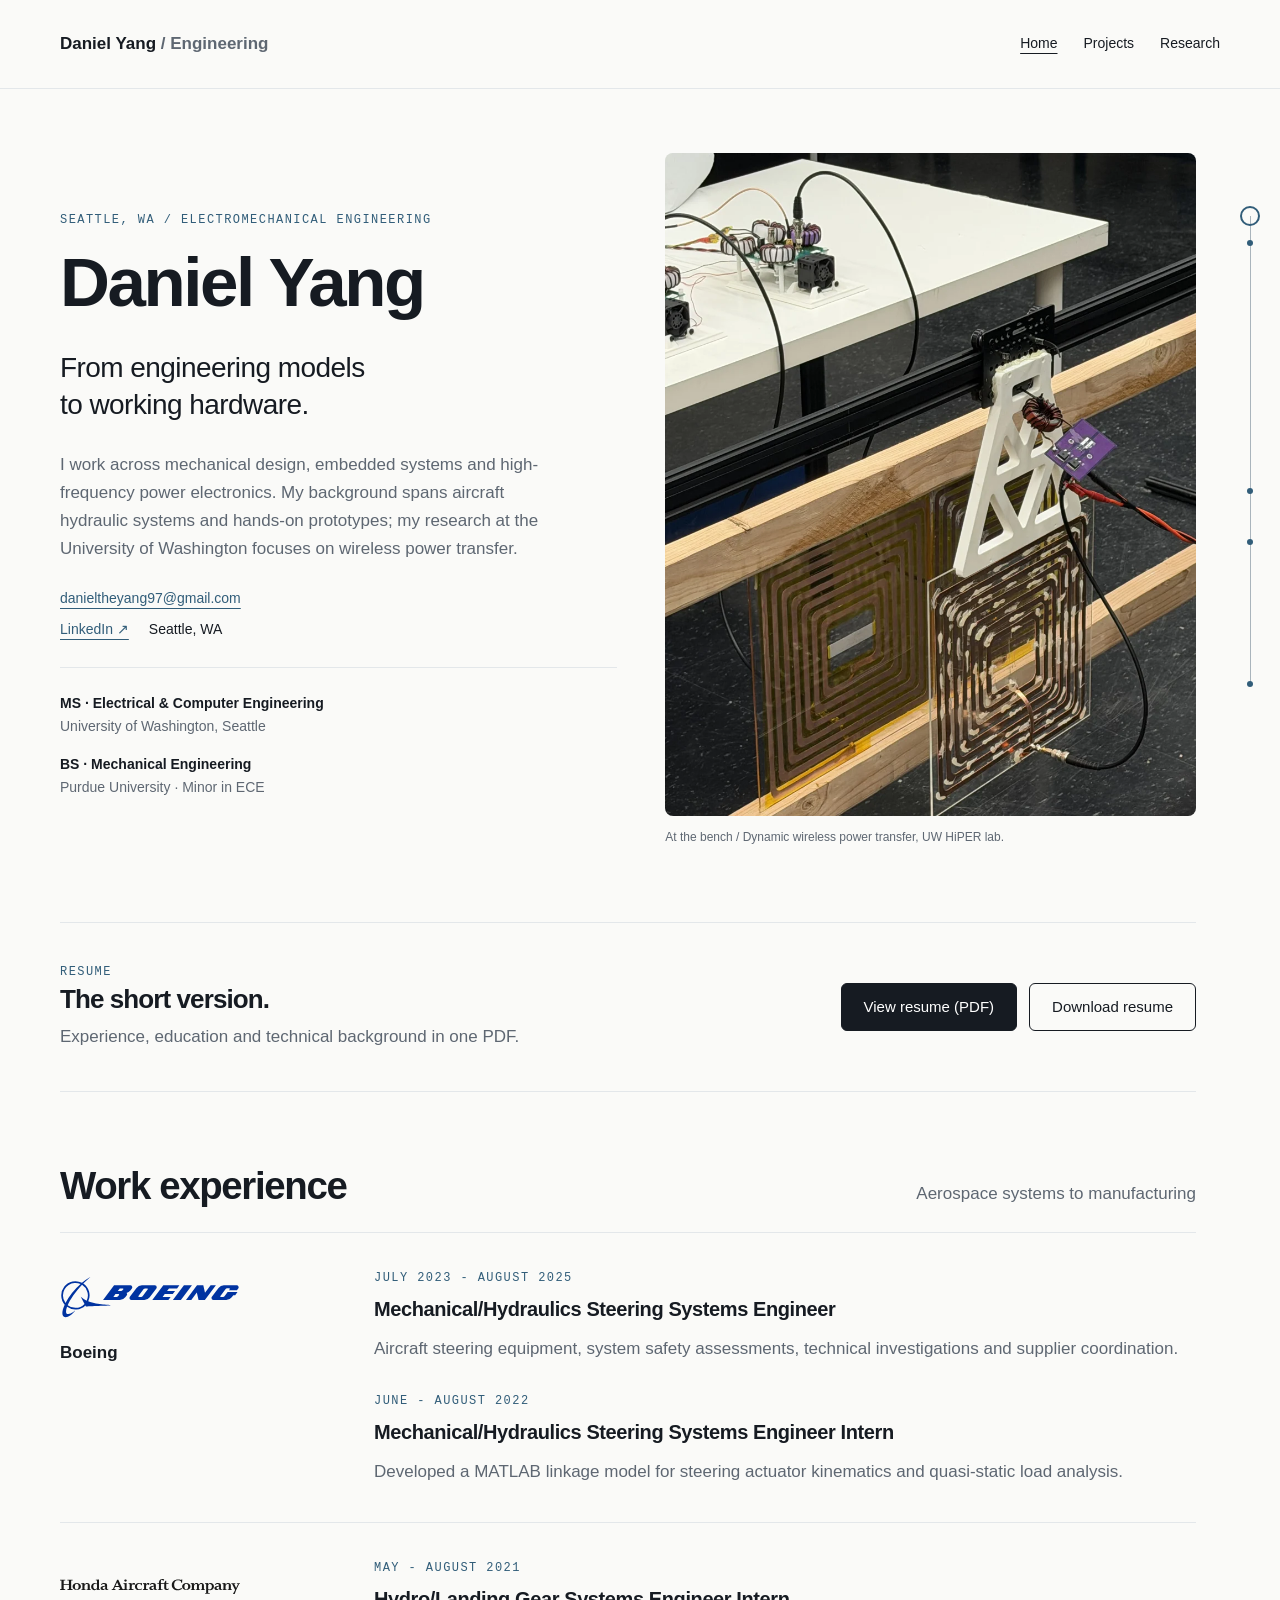
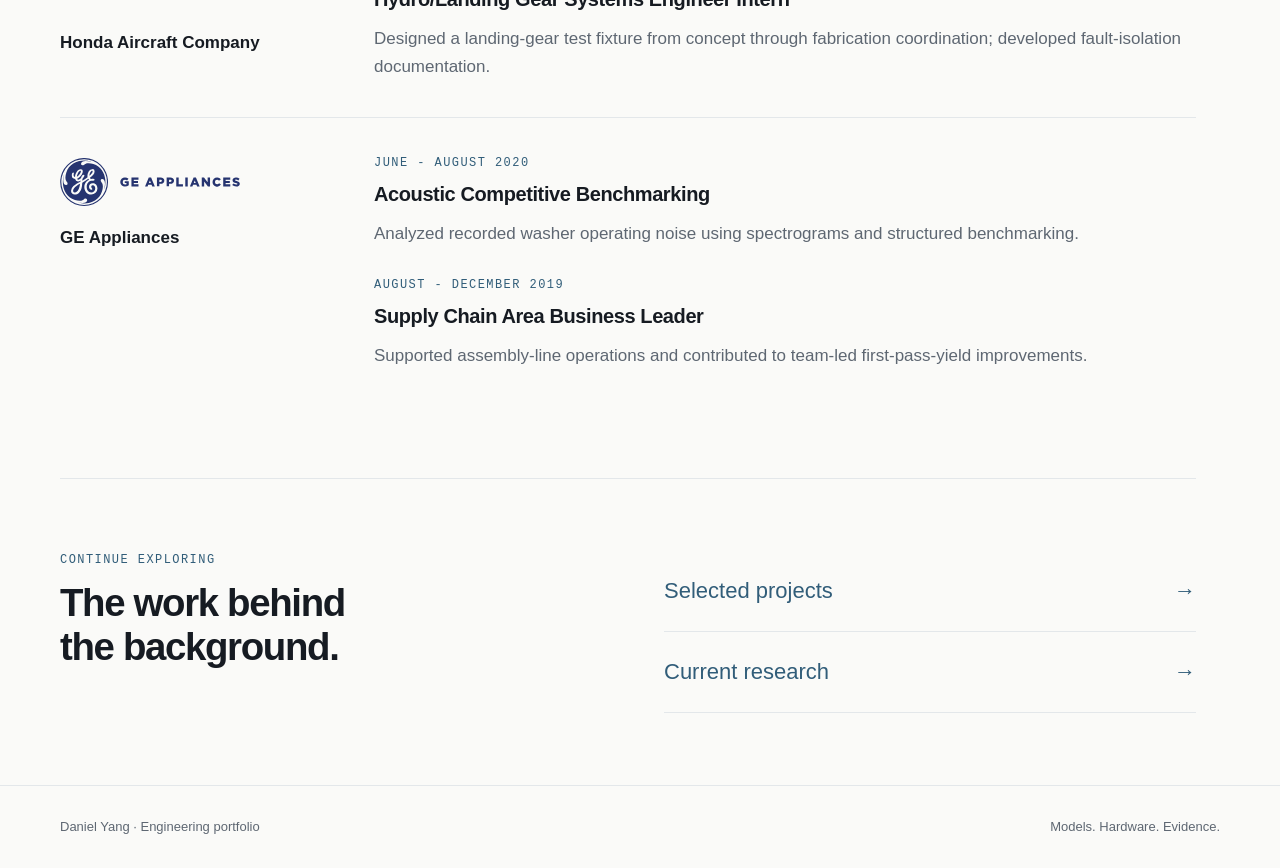
<file: index.html>
<!doctype html><html lang="en"><head><meta charset="utf-8"><meta name="viewport" content="width=device-width, initial-scale=1"><title>Daniel Yang - Engineering portfolio | Daniel Yang</title><meta name="description" content="Engineering portfolio of Daniel Yang in Seattle: education, contact, work experience, projects and power electronics research."><meta property="og:title" content="Daniel Yang - Engineering portfolio | Daniel Yang"><meta property="og:description" content="Engineering portfolio of Daniel Yang in Seattle: education, contact, work experience, projects and power electronics research."><meta property="og:type" content="website"><link rel="stylesheet" href="./assets/styles.css"><script src="./assets/nav.js" defer></script><link rel="icon" type="image/svg+xml" href="./assets/favicon.svg"></head><body><a class="skip" href="#main">Skip to content</a><header><div class="wrap nav"><a class="brand" href="./index.html">Daniel Yang<span class="muted"> / Engineering</span></a><button class="menu" type="button" aria-controls="navigation" aria-expanded="false">Menu</button><nav class="links" id="navigation" data-open="false" aria-label="Main navigation"><a href="./index.html" aria-current="page">Home</a><a href="./projects/index.html">Projects</a><a href="./research.html">Research</a></nav></div></header><main id="main" class="wrap"><div class="hero profile" id="introduction" data-scroll="Introduction"><div><p class="eyebrow">Seattle, WA / Electromechanical engineering</p><h1>Daniel Yang</h1><p class="position">From engineering models<br>to working hardware.</p><p class="intro">I work across mechanical design, embedded systems and high-frequency power electronics. My background spans aircraft hydraulic systems and hands-on prototypes; my research at the University of Washington focuses on wireless power transfer.</p><address class="contact-links" id="contact"><a href="mailto:danieltheyang97@gmail.com">danieltheyang97@gmail.com</a><a href="https://www.linkedin.com/in/danielyang1999/">LinkedIn &nearr;</a><span>Seattle, WA</span></address><div class="education"><p><strong>MS &middot; Electrical &amp; Computer Engineering</strong><br>University of Washington, Seattle</p><p><strong>BS &middot; Mechanical Engineering</strong><br>Purdue University &middot; Minor in ECE</p></div></div><figure class="photo"><img class="" src="./assets/photos/wpt-coil.webp" width="1600" height="1200" alt="Copper receiver coil suspended from a motorized rail beside power electronics" fetchpriority="high"><figcaption>At the bench / Dynamic wireless power transfer, UW HiPER lab.</figcaption></figure></div><section class="resume-section" id="resume" data-scroll="Resume"><div><p class="eyebrow">Resume</p><h2>The short version.</h2><p class="muted">Experience, education and technical background in one PDF.</p></div><div class="resume-actions"><a class="button primary" href="./assets/documents/daniel-yang-resume.pdf">View resume (PDF)</a> <a class="button" href="./assets/documents/daniel-yang-resume.pdf" download="Daniel-Yang-Resume.pdf">Download resume</a></div></section><section id="experience" data-scroll="Experience"><div class="section-head"><h2>Work experience</h2><span class="muted">Aerospace systems to manufacturing</span></div><article class="job"><div class="company"><img src="./assets/logos/boeing.svg" alt="Boeing logo" width="180" height="56" loading="lazy"><h3>Boeing</h3></div><div><div class="role"><p class="number">July 2023 - August 2025</p><h4>Mechanical/Hydraulics Steering Systems Engineer</h4><p class="muted">Aircraft steering equipment, system safety assessments, technical investigations and supplier coordination.</p></div><div class="role"><p class="number">June - August 2022</p><h4>Mechanical/Hydraulics Steering Systems Engineer Intern</h4><p class="muted">Developed a MATLAB linkage model for steering actuator kinematics and quasi-static load analysis.</p></div></div></article><article class="job"><div class="company"><img src="./assets/logos/honda.svg" alt="Honda Aircraft Company logo" width="180" height="56" loading="lazy"><h3>Honda Aircraft Company</h3></div><div><div class="role"><p class="number">May - August 2021</p><h4>Hydro/Landing Gear Systems Engineer Intern</h4><p class="muted">Designed a landing-gear test fixture from concept through fabrication coordination; developed fault-isolation documentation.</p></div></div></article><article class="job"><div class="company"><img src="./assets/logos/ge.svg" alt="GE Appliances logo" width="180" height="56" loading="lazy"><h3>GE Appliances</h3></div><div><div class="role"><p class="number">June - August 2020</p><h4>Acoustic Competitive Benchmarking</h4><p class="muted">Analyzed recorded washer operating noise using spectrograms and structured benchmarking.</p></div><div class="role"><p class="number">August - December 2019</p><h4>Supply Chain Area Business Leader</h4><p class="muted">Supported assembly-line operations and contributed to team-led first-pass-yield improvements.</p></div></div></article></section><section id="explore" data-scroll="Explore"><div class="two"><div><p class="eyebrow">Continue exploring</p><h2>The work behind<br>the background.</h2></div><div class="explore-links"><a href="./projects/index.html">Selected projects <span>&rarr;</span></a><a href="./research.html">Current research <span>&rarr;</span></a></div></div></section></main><footer><div class="wrap footer"><span>Daniel Yang &middot; Engineering portfolio</span><span>Models. Hardware. Evidence.</span></div></footer></body></html>
</file>
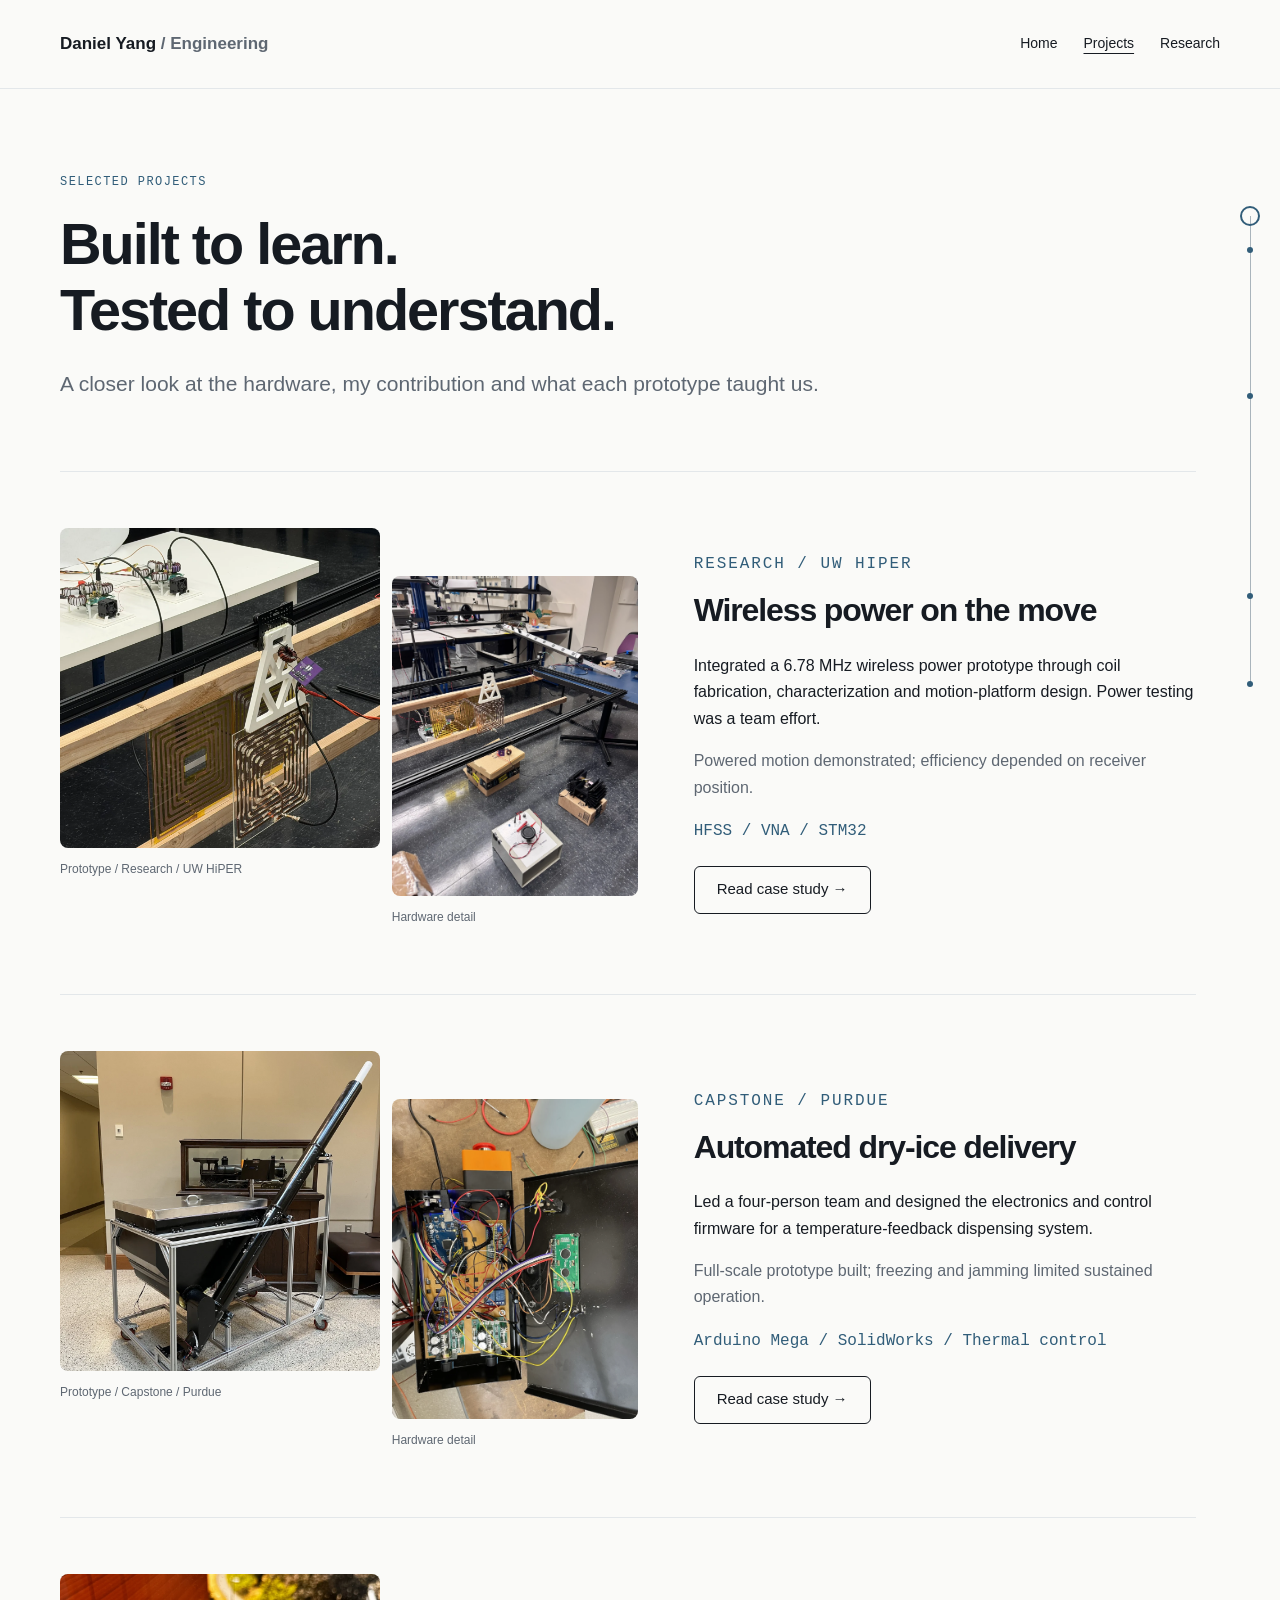
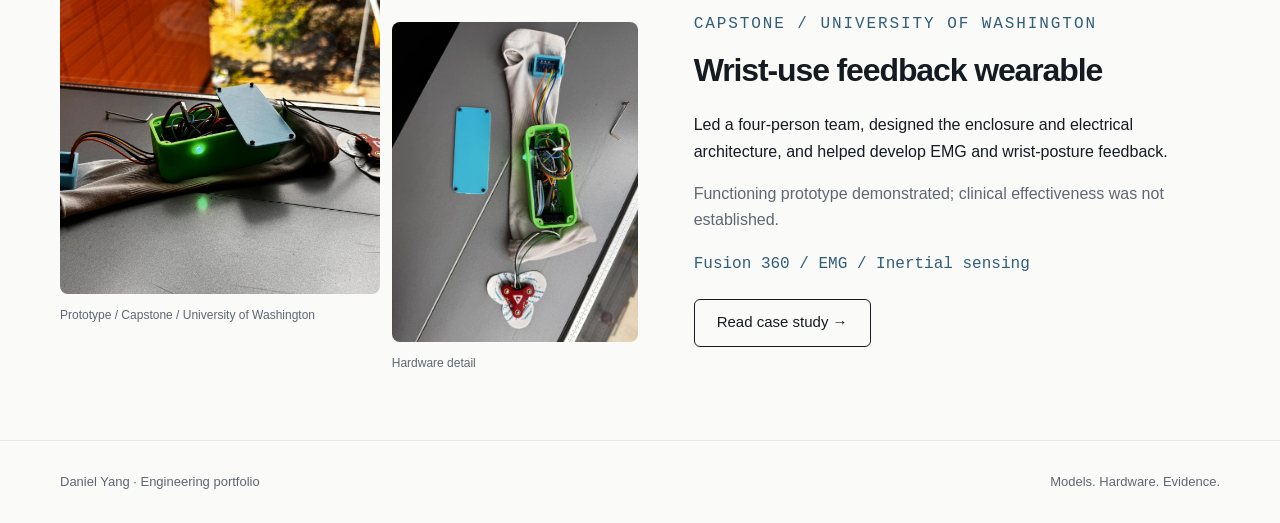
<file: projects/index.html>
<!doctype html><html lang="en"><head><meta charset="utf-8"><meta name="viewport" content="width=device-width, initial-scale=1"><title>Selected projects | Daniel Yang</title><meta name="description" content="Photo-led case studies in wireless power, automated dry-ice delivery and wearable sensing."><meta property="og:title" content="Selected projects | Daniel Yang"><meta property="og:description" content="Photo-led case studies in wireless power, automated dry-ice delivery and wearable sensing."><meta property="og:type" content="website"><link rel="stylesheet" href="../assets/styles.css"><script src="../assets/nav.js" defer></script><link rel="icon" type="image/svg+xml" href="../assets/favicon.svg"></head><body><a class="skip" href="#main">Skip to content</a><header><div class="wrap nav"><a class="brand" href="../index.html">Daniel Yang<span class="muted"> / Engineering</span></a><button class="menu" type="button" aria-controls="navigation" aria-expanded="false">Menu</button><nav class="links" id="navigation" data-open="false" aria-label="Main navigation"><a href="../index.html">Home</a><a href="../projects/index.html" aria-current="page">Projects</a><a href="../research.html">Research</a></nav></div></header><main id="main" class="wrap"><div class="page-intro" id="overview" data-scroll="Overview"><p class="eyebrow">Selected projects</p><h1>Built to learn.<br>Tested to understand.</h1><p class="lead">A closer look at the hardware, my contribution and what each prototype taught us.</p></div><section class="project-row" id="wpt" data-scroll="Wireless power on the move"><div class="project-images"><figure class="photo"><img class="" src="../assets/photos/wpt-coil.webp" width="1600" height="1200" alt="Copper receiver coil and motion rail" loading="lazy"><figcaption>Prototype / Research / UW HiPER</figcaption></figure><figure class="photo"><img class="" src="../assets/photos/wpt-platform.webp" width="1200" height="1600" alt="Laboratory motion platform with wireless power coils" loading="lazy"><figcaption>Hardware detail</figcaption></figure></div><div class="project-copy"><p class="eyebrow">Research / UW HiPER</p><h2><a href="./wpt.html">Wireless power on the move</a></h2><p>Integrated a 6.78 MHz wireless power prototype through coil fabrication, characterization and motion-platform design. Power testing was a team effort.</p><p class="muted">Powered motion demonstrated; efficiency depended on receiver position.</p><p class="tags">HFSS / VNA / STM32</p><a class="button" href="./wpt.html">Read case study &rarr;</a></div></section><section class="project-row" id="dry-ice" data-scroll="Automated dry-ice delivery"><div class="project-images"><figure class="photo"><img class="" src="../assets/photos/dry-prototype.webp" width="1050" height="1400" alt="Full-scale hopper and inclined dry-ice delivery auger" loading="lazy"><figcaption>Prototype / Capstone / Purdue</figcaption></figure><figure class="photo"><img class="" src="../assets/photos/dry-controls.webp" width="1200" height="1600" alt="Arduino Mega and power electronics inside the open controller" loading="lazy"><figcaption>Hardware detail</figcaption></figure></div><div class="project-copy"><p class="eyebrow">Capstone / Purdue</p><h2><a href="./dry-ice.html">Automated dry-ice delivery</a></h2><p>Led a four-person team and designed the electronics and control firmware for a temperature-feedback dispensing system.</p><p class="muted">Full-scale prototype built; freezing and jamming limited sustained operation.</p><p class="tags">Arduino Mega / SolidWorks / Thermal control</p><a class="button" href="./dry-ice.html">Read case study &rarr;</a></div></section><section class="project-row" id="wearable" data-scroll="Wrist-use feedback wearable"><div class="project-images"><figure class="photo"><img class="" src="../assets/photos/wearable-assembled.webp" width="1600" height="1200" alt="Wrist-use wearable with enclosure mounted on a sleeve" loading="lazy"><figcaption>Prototype / Capstone / University of Washington</figcaption></figure><figure class="photo"><img class="" src="../assets/photos/wearable-open.webp" width="1200" height="1600" alt="Open wearable enclosure with sensor wiring and hand-mounted IMU" loading="lazy"><figcaption>Hardware detail</figcaption></figure></div><div class="project-copy"><p class="eyebrow">Capstone / University of Washington</p><h2><a href="./wearable.html">Wrist-use feedback wearable</a></h2><p>Led a four-person team, designed the enclosure and electrical architecture, and helped develop EMG and wrist-posture feedback.</p><p class="muted">Functioning prototype demonstrated; clinical effectiveness was not established.</p><p class="tags">Fusion 360 / EMG / Inertial sensing</p><a class="button" href="./wearable.html">Read case study &rarr;</a></div></section></main><footer><div class="wrap footer"><span>Daniel Yang &middot; Engineering portfolio</span><span>Models. Hardware. Evidence.</span></div></footer></body></html>
</file>
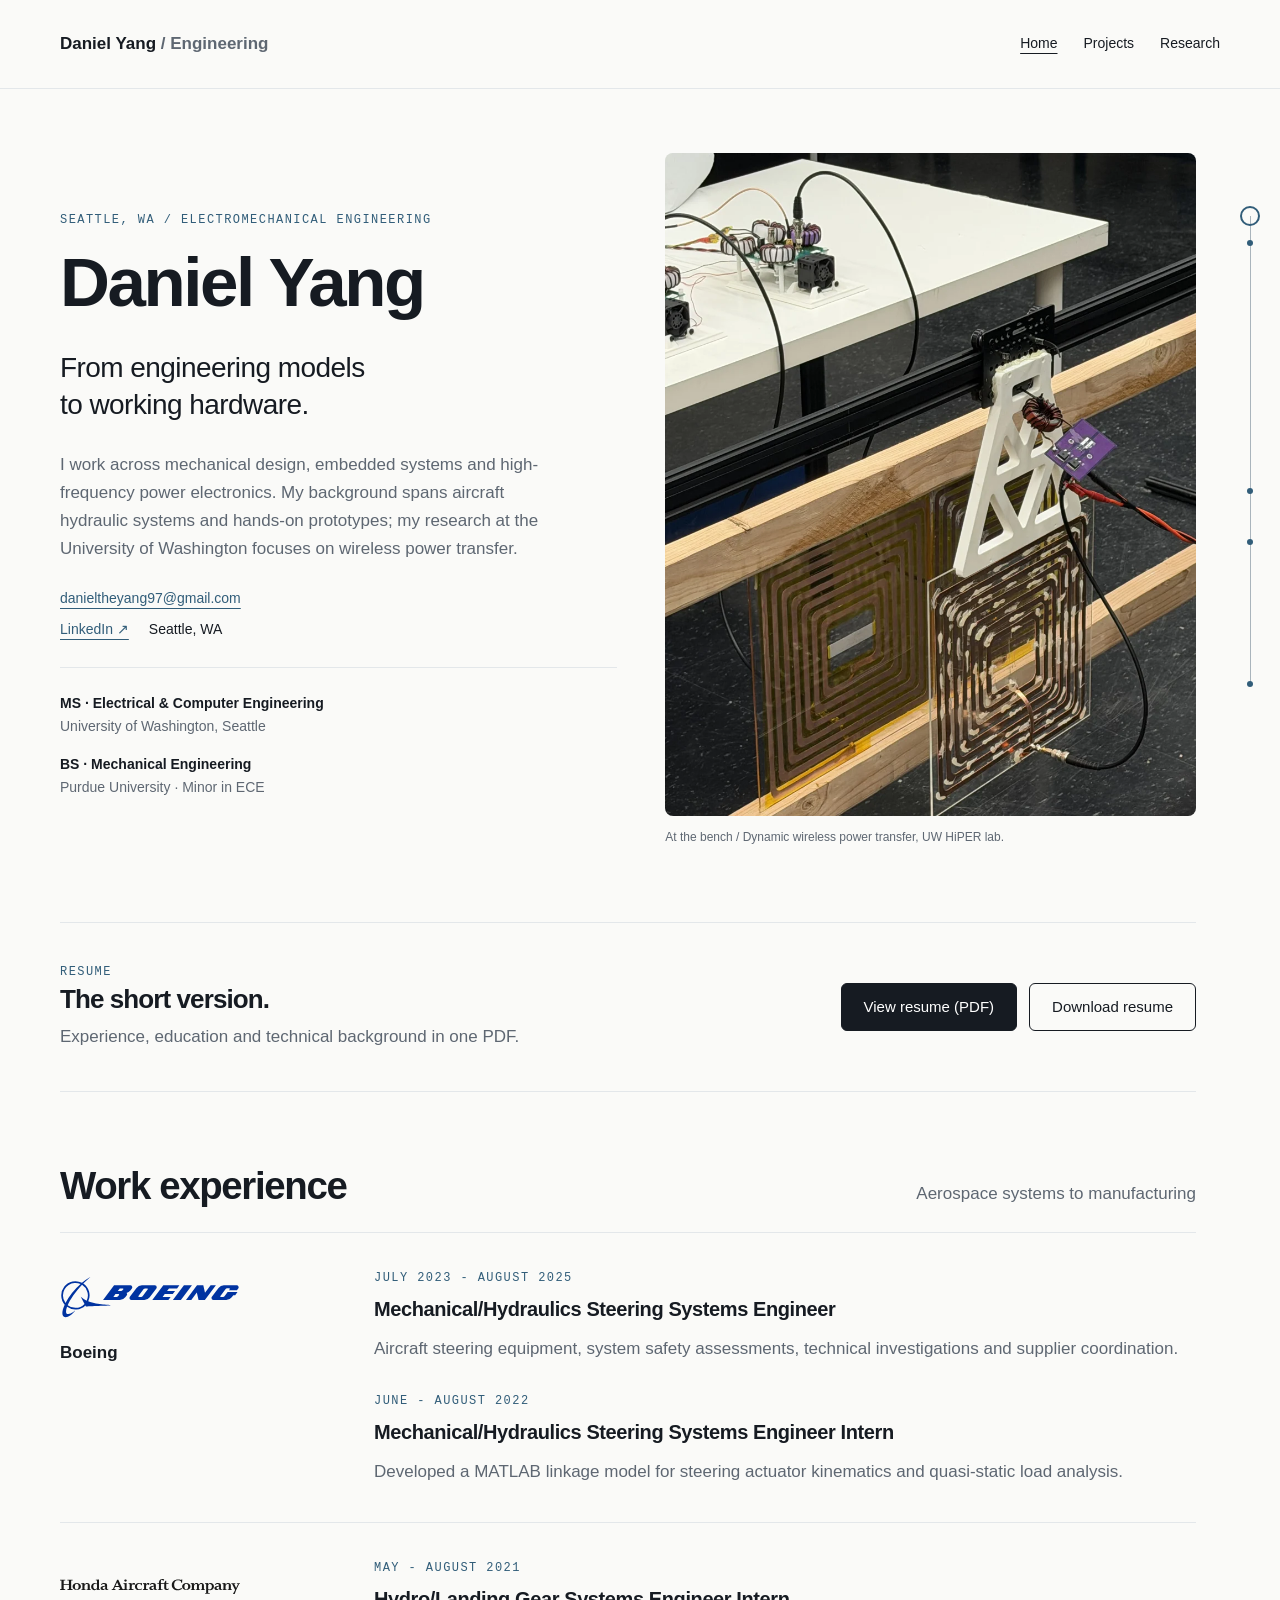
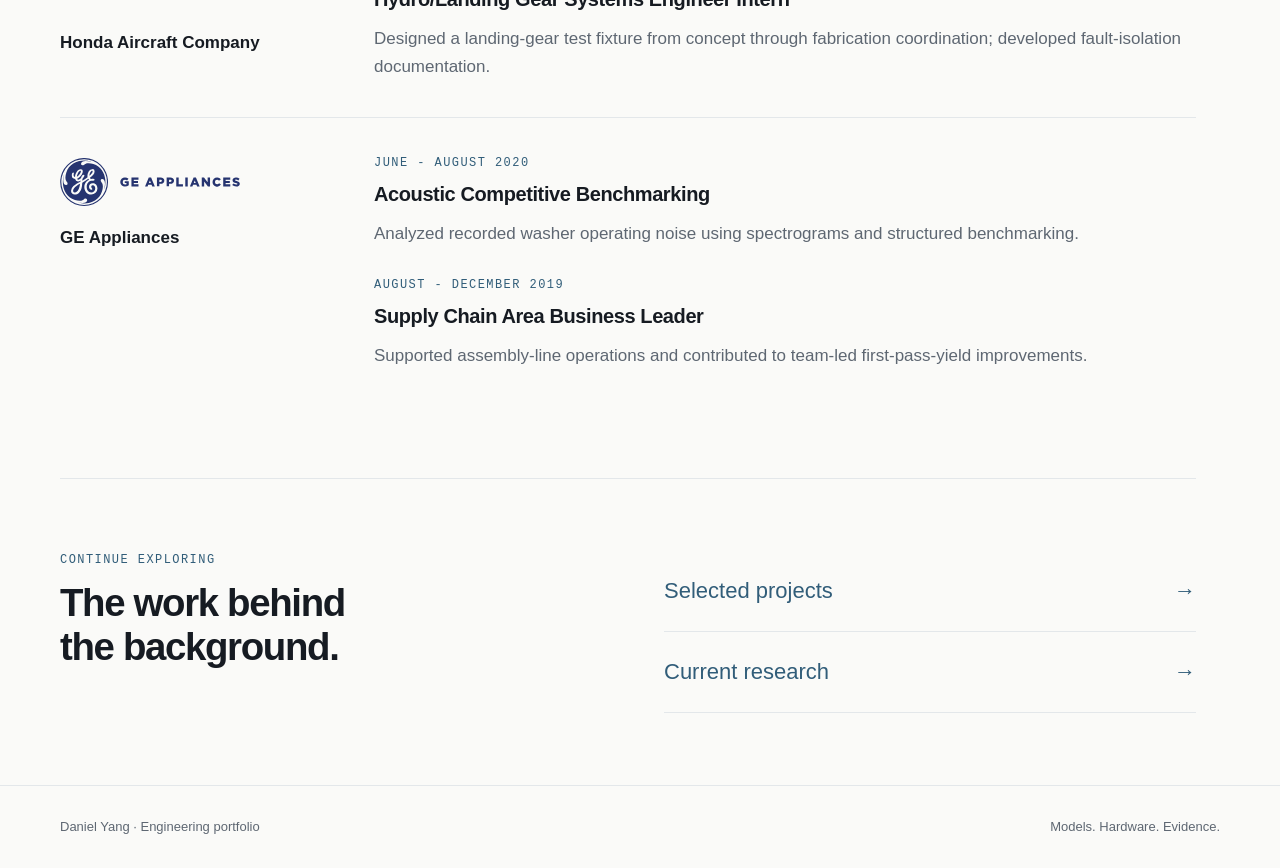
<file: about.html>
<!doctype html><html lang="en"><head><meta charset="utf-8"><meta name="viewport" content="width=device-width, initial-scale=1"><title>Background | Daniel Yang</title><meta name="description" content="Daniel Yang: education, contact and work experience."><meta property="og:title" content="Background | Daniel Yang"><meta property="og:description" content="Daniel Yang: education, contact and work experience."><meta property="og:type" content="website"><link rel="stylesheet" href="./assets/styles.css"><script src="./assets/nav.js" defer></script><link rel="icon" type="image/svg+xml" href="./assets/favicon.svg"></head><body><a class="skip" href="#main">Skip to content</a><header><div class="wrap nav"><a class="brand" href="./index.html">Daniel Yang<span class="muted"> / Engineering</span></a><button class="menu" type="button" aria-controls="navigation" aria-expanded="false">Menu</button><nav class="links" id="navigation" data-open="false" aria-label="Main navigation"><a href="./index.html" aria-current="page">Home</a><a href="./projects/index.html">Projects</a><a href="./research.html">Research</a></nav></div></header><main id="main" class="wrap"><div class="hero profile" id="introduction" data-scroll="Introduction"><div><p class="eyebrow">Seattle, WA / Electromechanical engineering</p><h1>Daniel Yang</h1><p class="position">From engineering models<br>to working hardware.</p><p class="intro">I work across mechanical design, embedded systems and high-frequency power electronics. My background spans aircraft hydraulic systems and hands-on prototypes; my research at the University of Washington focuses on wireless power transfer.</p><address class="contact-links" id="contact"><a href="mailto:danieltheyang97@gmail.com">danieltheyang97@gmail.com</a><a href="https://www.linkedin.com/in/danielyang1999/">LinkedIn &nearr;</a><span>Seattle, WA</span></address><div class="education"><p><strong>MS &middot; Electrical &amp; Computer Engineering</strong><br>University of Washington, Seattle</p><p><strong>BS &middot; Mechanical Engineering</strong><br>Purdue University &middot; Minor in ECE</p></div></div><figure class="photo"><img class="" src="./assets/photos/wpt-coil.webp" width="1600" height="1200" alt="Copper receiver coil suspended from a motorized rail beside power electronics" fetchpriority="high"><figcaption>At the bench / Dynamic wireless power transfer, UW HiPER lab.</figcaption></figure></div><section class="resume-section" id="resume" data-scroll="Resume"><div><p class="eyebrow">Resume</p><h2>The short version.</h2><p class="muted">Experience, education and technical background in one PDF.</p></div><div class="resume-actions"><a class="button primary" href="./assets/documents/daniel-yang-resume.pdf">View resume (PDF)</a> <a class="button" href="./assets/documents/daniel-yang-resume.pdf" download="Daniel-Yang-Resume.pdf">Download resume</a></div></section><section id="experience" data-scroll="Experience"><div class="section-head"><h2>Work experience</h2><span class="muted">Aerospace systems to manufacturing</span></div><article class="job"><div class="company"><img src="./assets/logos/boeing.svg" alt="Boeing logo" width="180" height="56" loading="lazy"><h3>Boeing</h3></div><div><div class="role"><p class="number">July 2023 - August 2025</p><h4>Mechanical/Hydraulics Steering Systems Engineer</h4><p class="muted">Aircraft steering equipment, system safety assessments, technical investigations and supplier coordination.</p></div><div class="role"><p class="number">June - August 2022</p><h4>Mechanical/Hydraulics Steering Systems Engineer Intern</h4><p class="muted">Developed a MATLAB linkage model for steering actuator kinematics and quasi-static load analysis.</p></div></div></article><article class="job"><div class="company"><img src="./assets/logos/honda.svg" alt="Honda Aircraft Company logo" width="180" height="56" loading="lazy"><h3>Honda Aircraft Company</h3></div><div><div class="role"><p class="number">May - August 2021</p><h4>Hydro/Landing Gear Systems Engineer Intern</h4><p class="muted">Designed a landing-gear test fixture from concept through fabrication coordination; developed fault-isolation documentation.</p></div></div></article><article class="job"><div class="company"><img src="./assets/logos/ge.svg" alt="GE Appliances logo" width="180" height="56" loading="lazy"><h3>GE Appliances</h3></div><div><div class="role"><p class="number">June - August 2020</p><h4>Acoustic Competitive Benchmarking</h4><p class="muted">Analyzed recorded washer operating noise using spectrograms and structured benchmarking.</p></div><div class="role"><p class="number">August - December 2019</p><h4>Supply Chain Area Business Leader</h4><p class="muted">Supported assembly-line operations and contributed to team-led first-pass-yield improvements.</p></div></div></article></section><section id="explore" data-scroll="Explore"><div class="two"><div><p class="eyebrow">Continue exploring</p><h2>The work behind<br>the background.</h2></div><div class="explore-links"><a href="./projects/index.html">Selected projects <span>&rarr;</span></a><a href="./research.html">Current research <span>&rarr;</span></a></div></div></section></main><footer><div class="wrap footer"><span>Daniel Yang &middot; Engineering portfolio</span><span>Models. Hardware. Evidence.</span></div></footer></body></html>
</file>
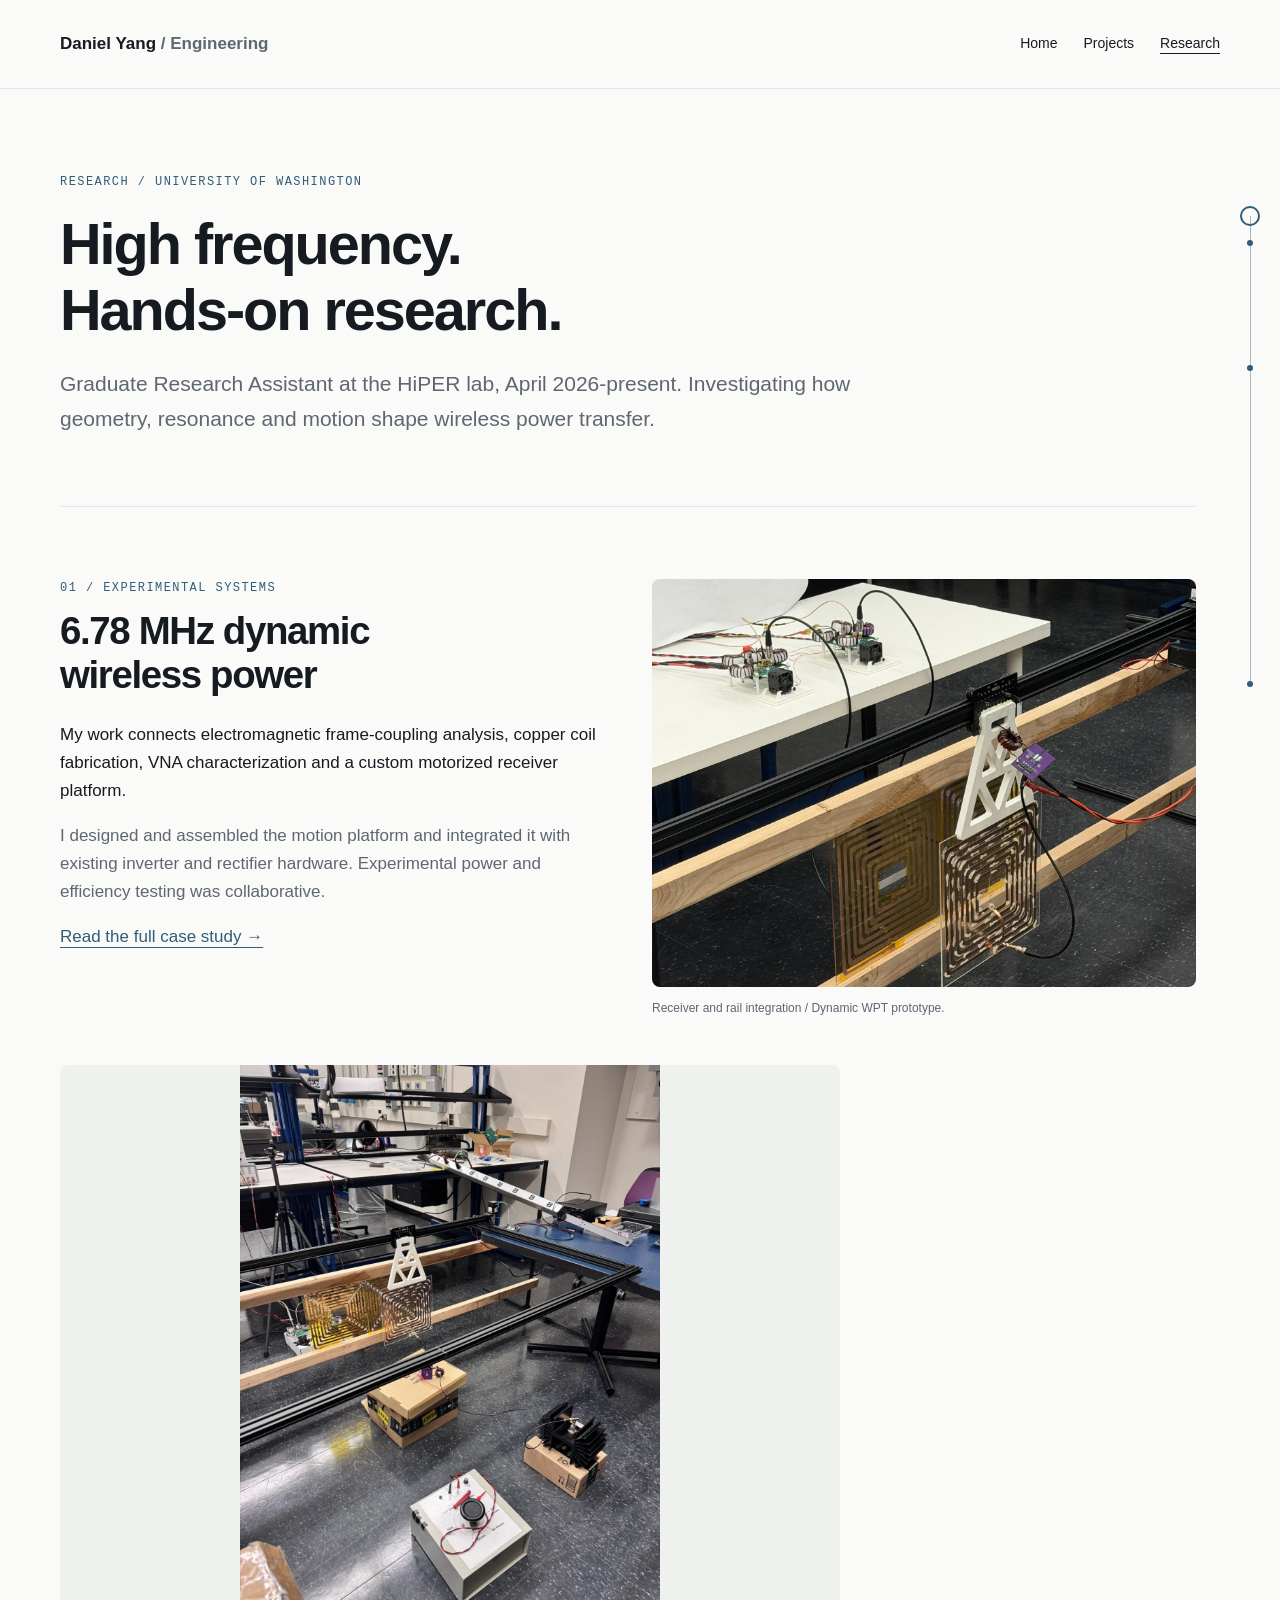
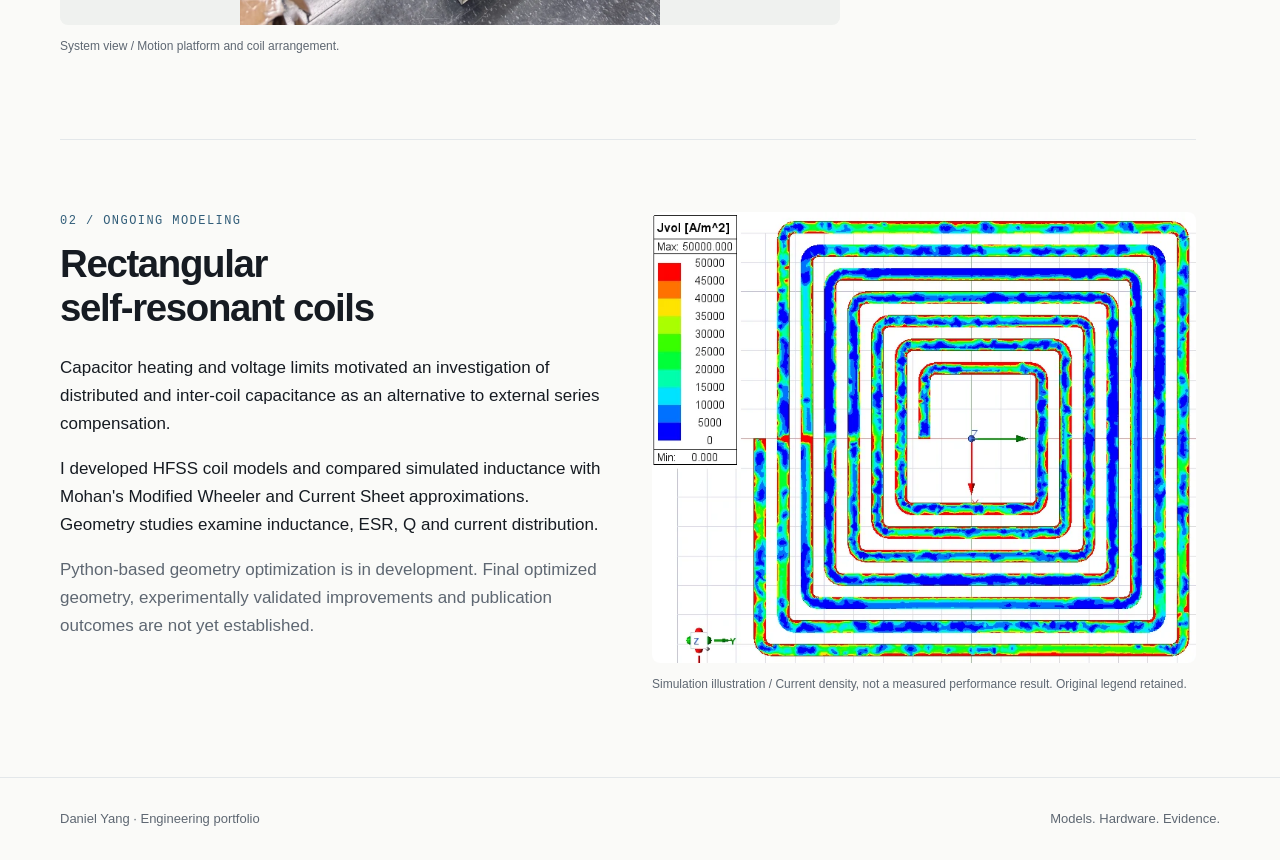
<file: research.html>
<!doctype html><html lang="en"><head><meta charset="utf-8"><meta name="viewport" content="width=device-width, initial-scale=1"><title>Research | Daniel Yang</title><meta name="description" content="Daniel Yang: high-frequency wireless power prototypes and ongoing self-resonant coil modeling at UW HiPER."><meta property="og:title" content="Research | Daniel Yang"><meta property="og:description" content="Daniel Yang: high-frequency wireless power prototypes and ongoing self-resonant coil modeling at UW HiPER."><meta property="og:type" content="website"><link rel="stylesheet" href="./assets/styles.css"><script src="./assets/nav.js" defer></script><link rel="icon" type="image/svg+xml" href="./assets/favicon.svg"></head><body><a class="skip" href="#main">Skip to content</a><header><div class="wrap nav"><a class="brand" href="./index.html">Daniel Yang<span class="muted"> / Engineering</span></a><button class="menu" type="button" aria-controls="navigation" aria-expanded="false">Menu</button><nav class="links" id="navigation" data-open="false" aria-label="Main navigation"><a href="./index.html">Home</a><a href="./projects/index.html">Projects</a><a href="./research.html" aria-current="page">Research</a></nav></div></header><main id="main" class="wrap"><div class="page-intro" id="overview" data-scroll="Overview"><p class="eyebrow">Research / University of Washington</p><h1>High frequency.<br>Hands-on research.</h1><p class="lead">Graduate Research Assistant at the HiPER lab, April 2026-present. Investigating how geometry, resonance and motion shape wireless power transfer.</p></div><section class="research-section" id="dynamic-wpt" data-scroll="Dynamic wireless power"><div class="two"><div><p class="eyebrow">01 / Experimental systems</p><h2>6.78 MHz dynamic<br>wireless power</h2><p>My work connects electromagnetic frame-coupling analysis, copper coil fabrication, VNA characterization and a custom motorized receiver platform.</p><p class="muted">I designed and assembled the motion platform and integrated it with existing inverter and rectifier hardware. Experimental power and efficiency testing was collaborative.</p><a href="./projects/wpt.html">Read the full case study &rarr;</a></div><figure class="photo"><img class="" src="./assets/photos/wpt-coil.webp" width="1600" height="1200" alt="Receiver coil suspended from the laboratory motion rail" loading="lazy"><figcaption>Receiver and rail integration / Dynamic WPT prototype.</figcaption></figure></div><figure class="photo"><img class="" src="./assets/photos/wpt-platform.webp" width="1200" height="1600" alt="Wireless power apparatus and motion platform in the lab" loading="lazy"><figcaption>System view / Motion platform and coil arrangement.</figcaption></figure></section><section class="research-section" id="self-resonant" data-scroll="Self-resonant coils"><div class="two"><div><p class="eyebrow">02 / Ongoing modeling</p><h2>Rectangular<br>self-resonant coils</h2><p>Capacitor heating and voltage limits motivated an investigation of distributed and inter-coil capacitance as an alternative to external series compensation.</p><p>I developed HFSS coil models and compared simulated inductance with Mohan's Modified Wheeler and Current Sheet approximations. Geometry studies examine inductance, ESR, Q and current distribution.</p><p class="muted">Python-based geometry optimization is in development. Final optimized geometry, experimentally validated improvements and publication outcomes are not yet established.</p></div><figure class="photo"><img class="" src="./assets/photos/coil-simulation.webp" width="735" height="610" alt="HFSS current-density visualization on a rectangular spiral coil with its original color scale" loading="lazy"><figcaption>Simulation illustration / Current density, not a measured performance result. Original legend retained.</figcaption></figure></div></section></main><footer><div class="wrap footer"><span>Daniel Yang &middot; Engineering portfolio</span><span>Models. Hardware. Evidence.</span></div></footer></body></html>
</file>
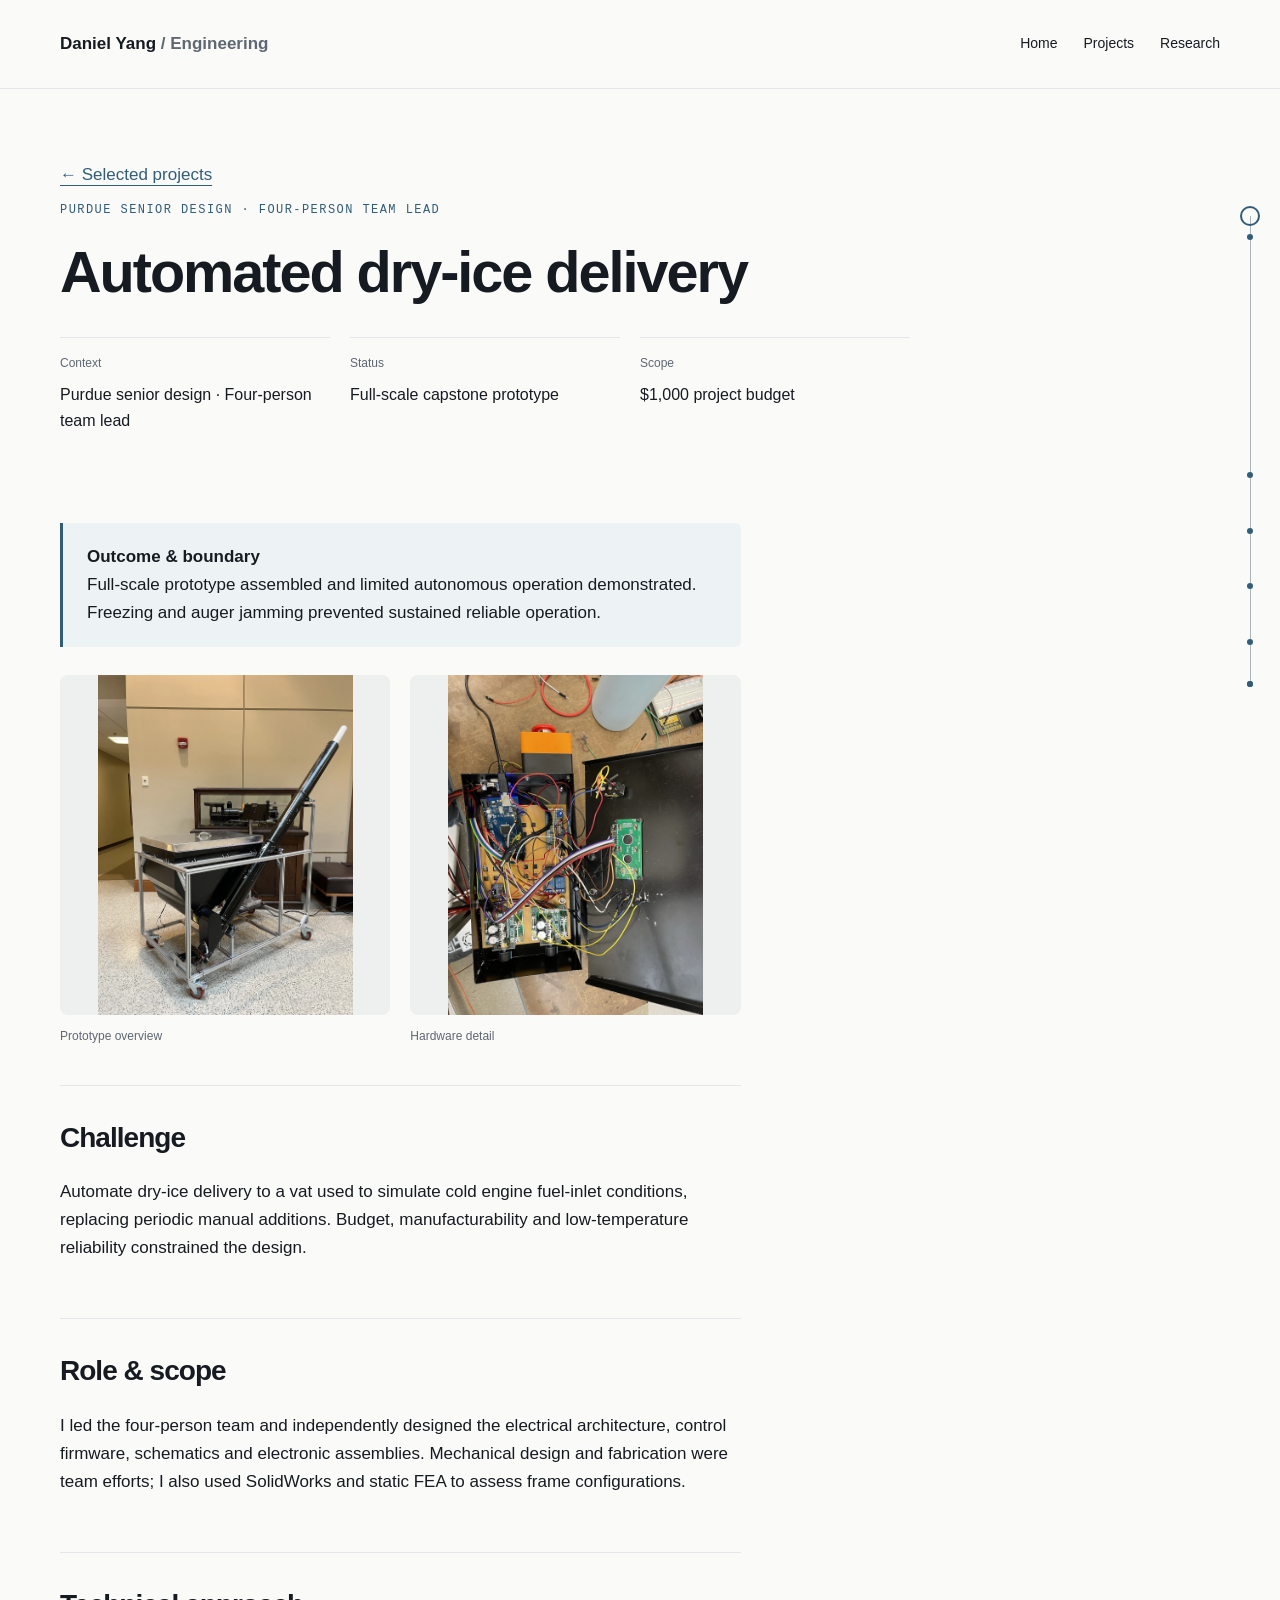
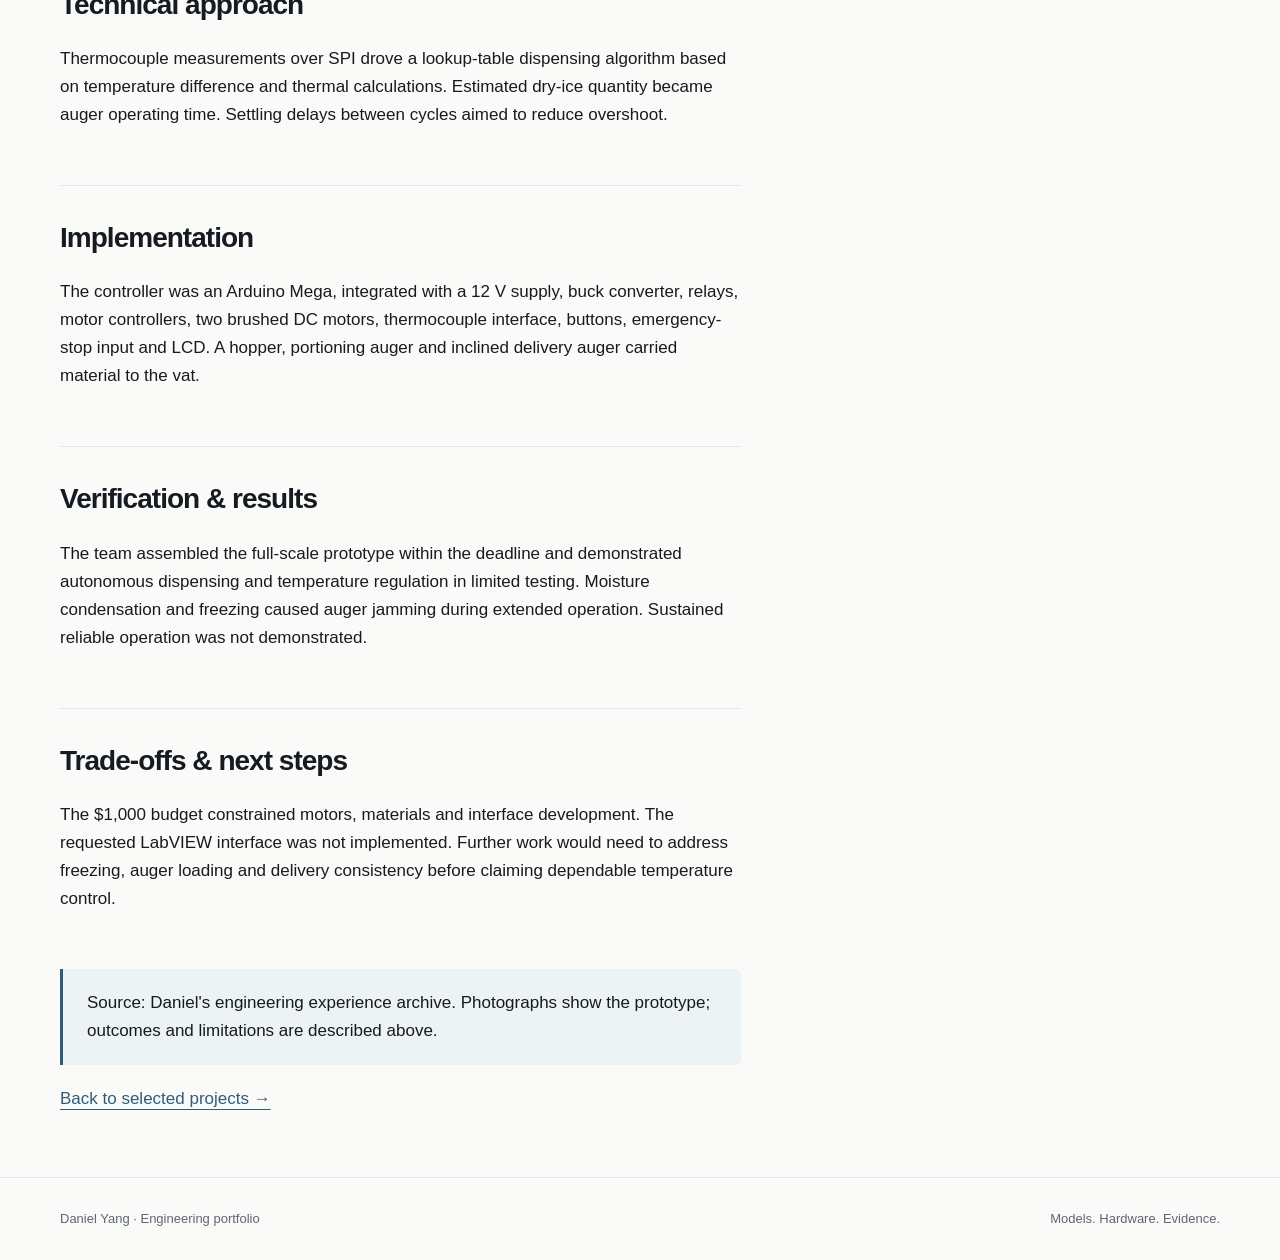
<file: projects/dry-ice.html>
<!doctype html><html lang="en"><head><meta charset="utf-8"><meta name="viewport" content="width=device-width, initial-scale=1"><title>Automated dry-ice delivery | Daniel Yang</title><meta name="description" content="Automate dry-ice delivery to a vat used to simulate cold engine fuel-inlet conditions, replacing periodic manual additions. Budget, manufacturability and low-temperature reliability constrained the design."><meta property="og:title" content="Automated dry-ice delivery | Daniel Yang"><meta property="og:description" content="Automate dry-ice delivery to a vat used to simulate cold engine fuel-inlet conditions, replacing periodic manual additions. Budget, manufacturability and low-temperature reliability constrained the design."><meta property="og:type" content="website"><link rel="stylesheet" href="../assets/styles.css"><script src="../assets/nav.js" defer></script><link rel="icon" type="image/svg+xml" href="../assets/favicon.svg"></head><body><a class="skip" href="#main">Skip to content</a><header><div class="wrap nav"><a class="brand" href="../index.html">Daniel Yang<span class="muted"> / Engineering</span></a><button class="menu" type="button" aria-controls="navigation" aria-expanded="false">Menu</button><nav class="links" id="navigation" data-open="false" aria-label="Main navigation"><a href="../index.html">Home</a><a href="../projects/index.html">Projects</a><a href="../research.html">Research</a></nav></div></header><main id="main" class="wrap"><div class="page-intro" id="overview" data-scroll="Overview"><a href="./index.html">&larr; Selected projects</a><p class="eyebrow">Purdue senior design &middot; Four-person team lead</p><h1>Automated dry-ice delivery</h1><dl class="facts"><div><dt>Context</dt><dd>Purdue senior design &middot; Four-person team lead</dd></div><div><dt>Status</dt><dd>Full-scale capstone prototype</dd></div><div><dt>Scope</dt><dd>$1,000 project budget</dd></div></dl></div><div class="prose"><p class="note"><strong>Outcome &amp; boundary</strong><br>Full-scale prototype assembled and limited autonomous operation demonstrated. Freezing and auger jamming prevented sustained reliable operation.</p><div class="case-photos"><figure class="photo"><img class="" src="../assets/photos/dry-prototype.webp" width="1050" height="1400" alt="Full-scale hopper and inclined dry-ice delivery auger" fetchpriority="high"><figcaption>Prototype overview</figcaption></figure><figure class="photo"><img class="" src="../assets/photos/dry-controls.webp" width="1200" height="1600" alt="Arduino Mega and power electronics inside the open controller" loading="lazy"><figcaption>Hardware detail</figcaption></figure></div><section id="challenge" data-scroll="Challenge"><h2>Challenge</h2><p>Automate dry-ice delivery to a vat used to simulate cold engine fuel-inlet conditions, replacing periodic manual additions. Budget, manufacturability and low-temperature reliability constrained the design.</p></section><section id="role-scope" data-scroll="Role &amp; scope"><h2>Role & scope</h2><p>I led the four-person team and independently designed the electrical architecture, control firmware, schematics and electronic assemblies. Mechanical design and fabrication were team efforts; I also used SolidWorks and static FEA to assess frame configurations.</p></section><section id="technical-approach" data-scroll="Technical approach"><h2>Technical approach</h2><p>Thermocouple measurements over SPI drove a lookup-table dispensing algorithm based on temperature difference and thermal calculations. Estimated dry-ice quantity became auger operating time. Settling delays between cycles aimed to reduce overshoot.</p></section><section id="implementation" data-scroll="Implementation"><h2>Implementation</h2><p>The controller was an Arduino Mega, integrated with a 12 V supply, buck converter, relays, motor controllers, two brushed DC motors, thermocouple interface, buttons, emergency-stop input and LCD. A hopper, portioning auger and inclined delivery auger carried material to the vat.</p></section><section id="verification-results" data-scroll="Verification &amp; results"><h2>Verification & results</h2><p>The team assembled the full-scale prototype within the deadline and demonstrated autonomous dispensing and temperature regulation in limited testing. Moisture condensation and freezing caused auger jamming during extended operation. Sustained reliable operation was not demonstrated.</p></section><section id="trade-offs-next-steps" data-scroll="Trade-offs &amp; next steps"><h2>Trade-offs & next steps</h2><p>The $1,000 budget constrained motors, materials and interface development. The requested LabVIEW interface was not implemented. Further work would need to address freezing, auger loading and delivery consistency before claiming dependable temperature control.</p></section><p class="note">Source: Daniel's engineering experience archive. Photographs show the prototype; outcomes and limitations are described above.</p><a href="./index.html">Back to selected projects &rarr;</a></div></main><footer><div class="wrap footer"><span>Daniel Yang &middot; Engineering portfolio</span><span>Models. Hardware. Evidence.</span></div></footer></body></html>
</file>
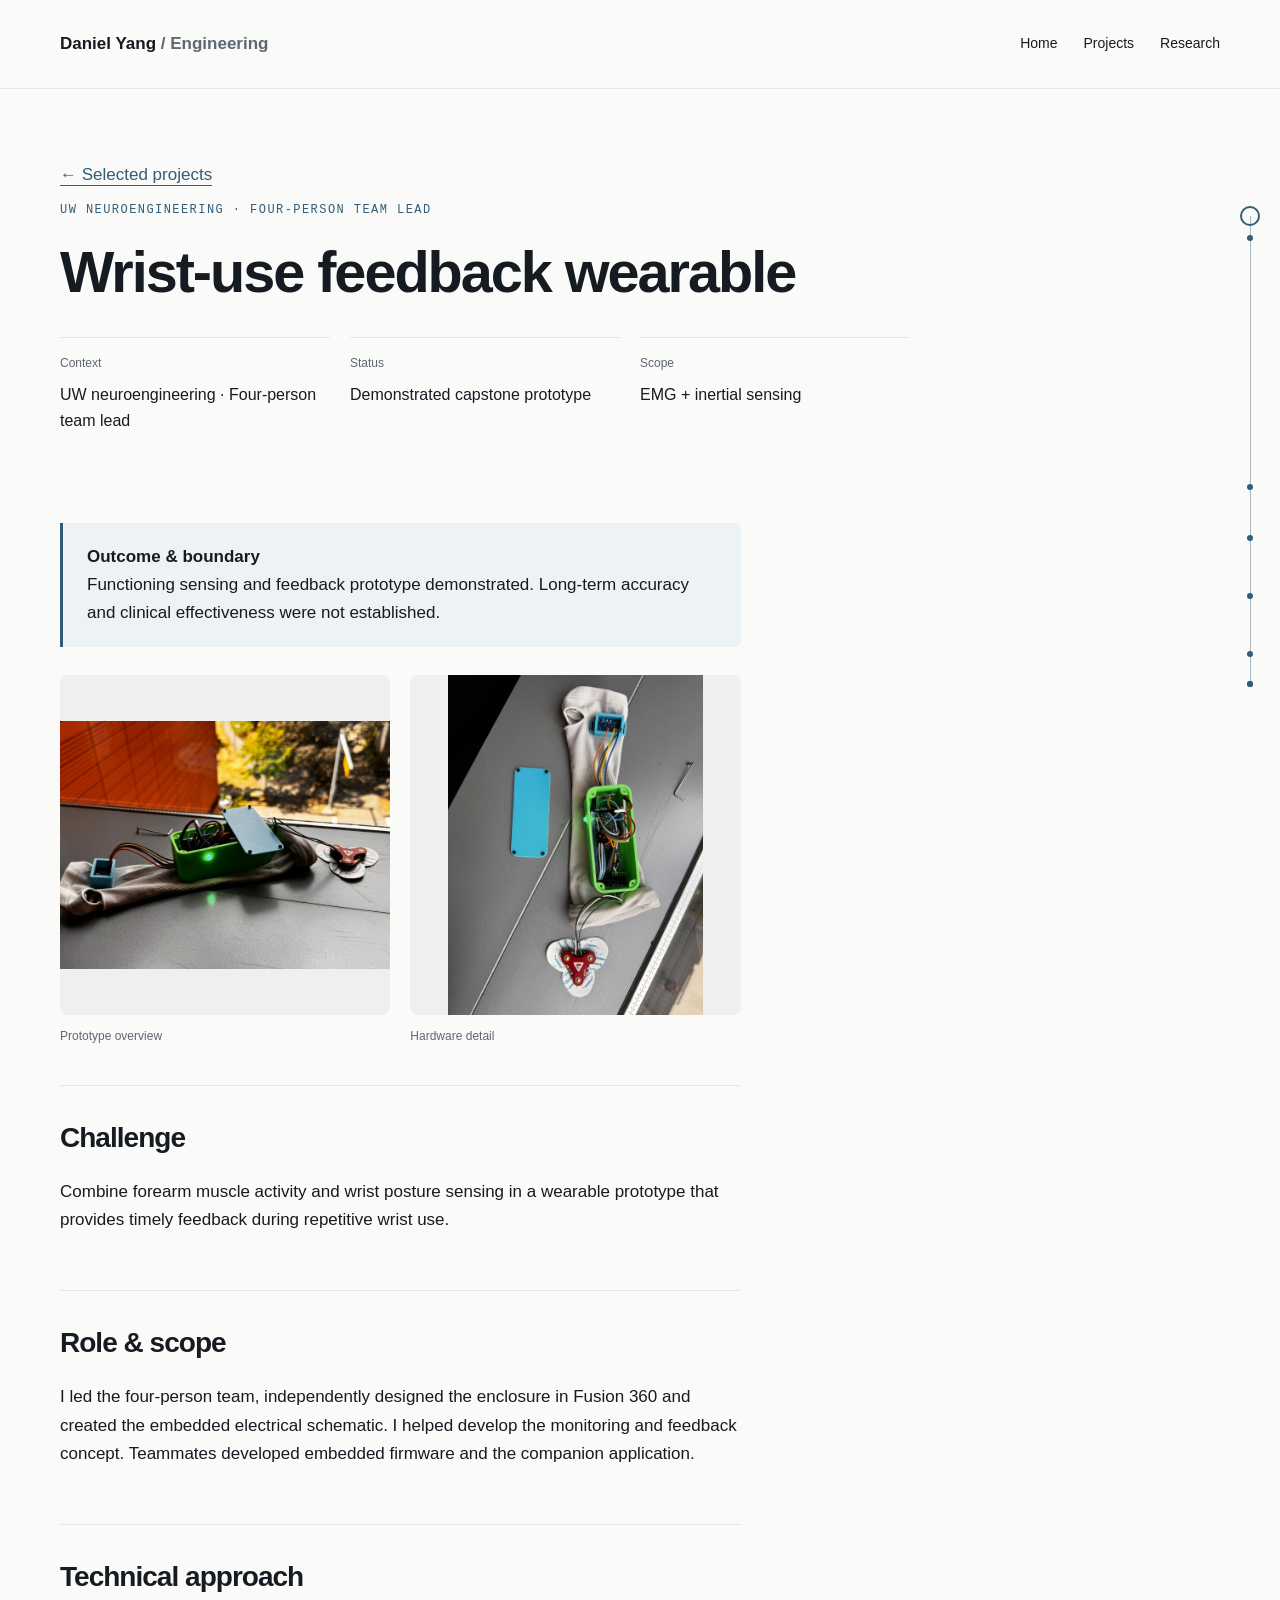
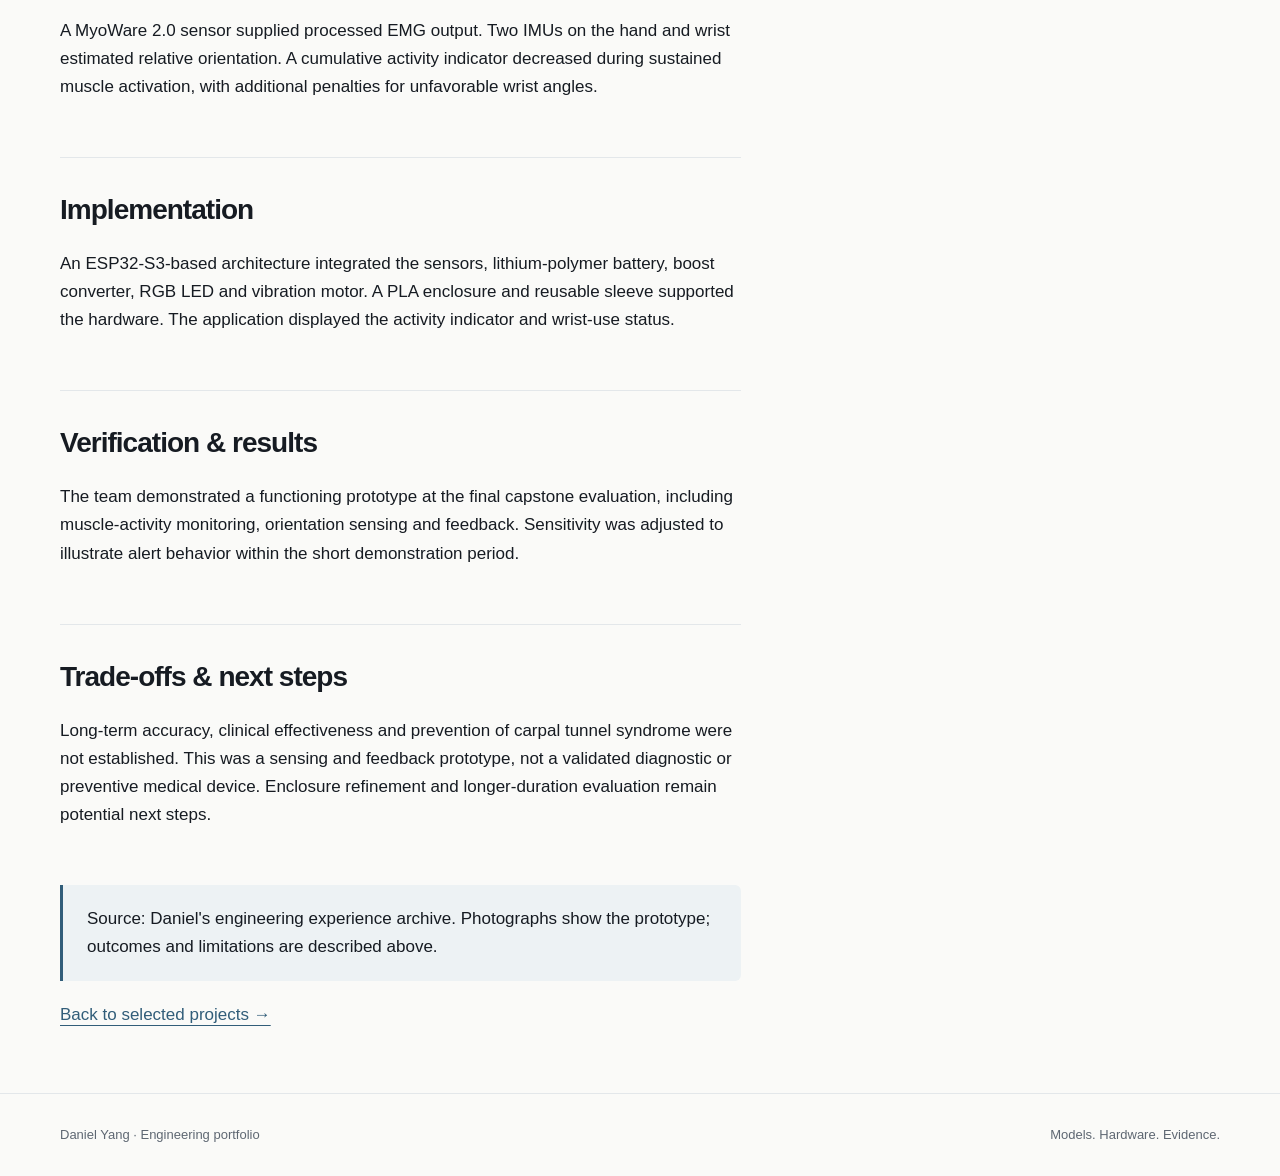
<file: projects/wearable.html>
<!doctype html><html lang="en"><head><meta charset="utf-8"><meta name="viewport" content="width=device-width, initial-scale=1"><title>Wrist-use feedback wearable | Daniel Yang</title><meta name="description" content="Combine forearm muscle activity and wrist posture sensing in a wearable prototype that provides timely feedback during repetitive wrist use."><meta property="og:title" content="Wrist-use feedback wearable | Daniel Yang"><meta property="og:description" content="Combine forearm muscle activity and wrist posture sensing in a wearable prototype that provides timely feedback during repetitive wrist use."><meta property="og:type" content="website"><link rel="stylesheet" href="../assets/styles.css"><script src="../assets/nav.js" defer></script><link rel="icon" type="image/svg+xml" href="../assets/favicon.svg"></head><body><a class="skip" href="#main">Skip to content</a><header><div class="wrap nav"><a class="brand" href="../index.html">Daniel Yang<span class="muted"> / Engineering</span></a><button class="menu" type="button" aria-controls="navigation" aria-expanded="false">Menu</button><nav class="links" id="navigation" data-open="false" aria-label="Main navigation"><a href="../index.html">Home</a><a href="../projects/index.html">Projects</a><a href="../research.html">Research</a></nav></div></header><main id="main" class="wrap"><div class="page-intro" id="overview" data-scroll="Overview"><a href="./index.html">&larr; Selected projects</a><p class="eyebrow">UW neuroengineering &middot; Four-person team lead</p><h1>Wrist-use feedback wearable</h1><dl class="facts"><div><dt>Context</dt><dd>UW neuroengineering &middot; Four-person team lead</dd></div><div><dt>Status</dt><dd>Demonstrated capstone prototype</dd></div><div><dt>Scope</dt><dd>EMG + inertial sensing</dd></div></dl></div><div class="prose"><p class="note"><strong>Outcome &amp; boundary</strong><br>Functioning sensing and feedback prototype demonstrated. Long-term accuracy and clinical effectiveness were not established.</p><div class="case-photos"><figure class="photo"><img class="" src="../assets/photos/wearable-assembled.webp" width="1600" height="1200" alt="Wrist-use wearable with enclosure mounted on a sleeve" fetchpriority="high"><figcaption>Prototype overview</figcaption></figure><figure class="photo"><img class="" src="../assets/photos/wearable-open.webp" width="1200" height="1600" alt="Open wearable enclosure with sensor wiring and hand-mounted IMU" loading="lazy"><figcaption>Hardware detail</figcaption></figure></div><section id="challenge" data-scroll="Challenge"><h2>Challenge</h2><p>Combine forearm muscle activity and wrist posture sensing in a wearable prototype that provides timely feedback during repetitive wrist use.</p></section><section id="role-scope" data-scroll="Role &amp; scope"><h2>Role & scope</h2><p>I led the four-person team, independently designed the enclosure in Fusion 360 and created the embedded electrical schematic. I helped develop the monitoring and feedback concept. Teammates developed embedded firmware and the companion application.</p></section><section id="technical-approach" data-scroll="Technical approach"><h2>Technical approach</h2><p>A MyoWare 2.0 sensor supplied processed EMG output. Two IMUs on the hand and wrist estimated relative orientation. A cumulative activity indicator decreased during sustained muscle activation, with additional penalties for unfavorable wrist angles.</p></section><section id="implementation" data-scroll="Implementation"><h2>Implementation</h2><p>An ESP32-S3-based architecture integrated the sensors, lithium-polymer battery, boost converter, RGB LED and vibration motor. A PLA enclosure and reusable sleeve supported the hardware. The application displayed the activity indicator and wrist-use status.</p></section><section id="verification-results" data-scroll="Verification &amp; results"><h2>Verification & results</h2><p>The team demonstrated a functioning prototype at the final capstone evaluation, including muscle-activity monitoring, orientation sensing and feedback. Sensitivity was adjusted to illustrate alert behavior within the short demonstration period.</p></section><section id="trade-offs-next-steps" data-scroll="Trade-offs &amp; next steps"><h2>Trade-offs & next steps</h2><p>Long-term accuracy, clinical effectiveness and prevention of carpal tunnel syndrome were not established. This was a sensing and feedback prototype, not a validated diagnostic or preventive medical device. Enclosure refinement and longer-duration evaluation remain potential next steps.</p></section><p class="note">Source: Daniel's engineering experience archive. Photographs show the prototype; outcomes and limitations are described above.</p><a href="./index.html">Back to selected projects &rarr;</a></div></main><footer><div class="wrap footer"><span>Daniel Yang &middot; Engineering portfolio</span><span>Models. Hardware. Evidence.</span></div></footer></body></html>
</file>
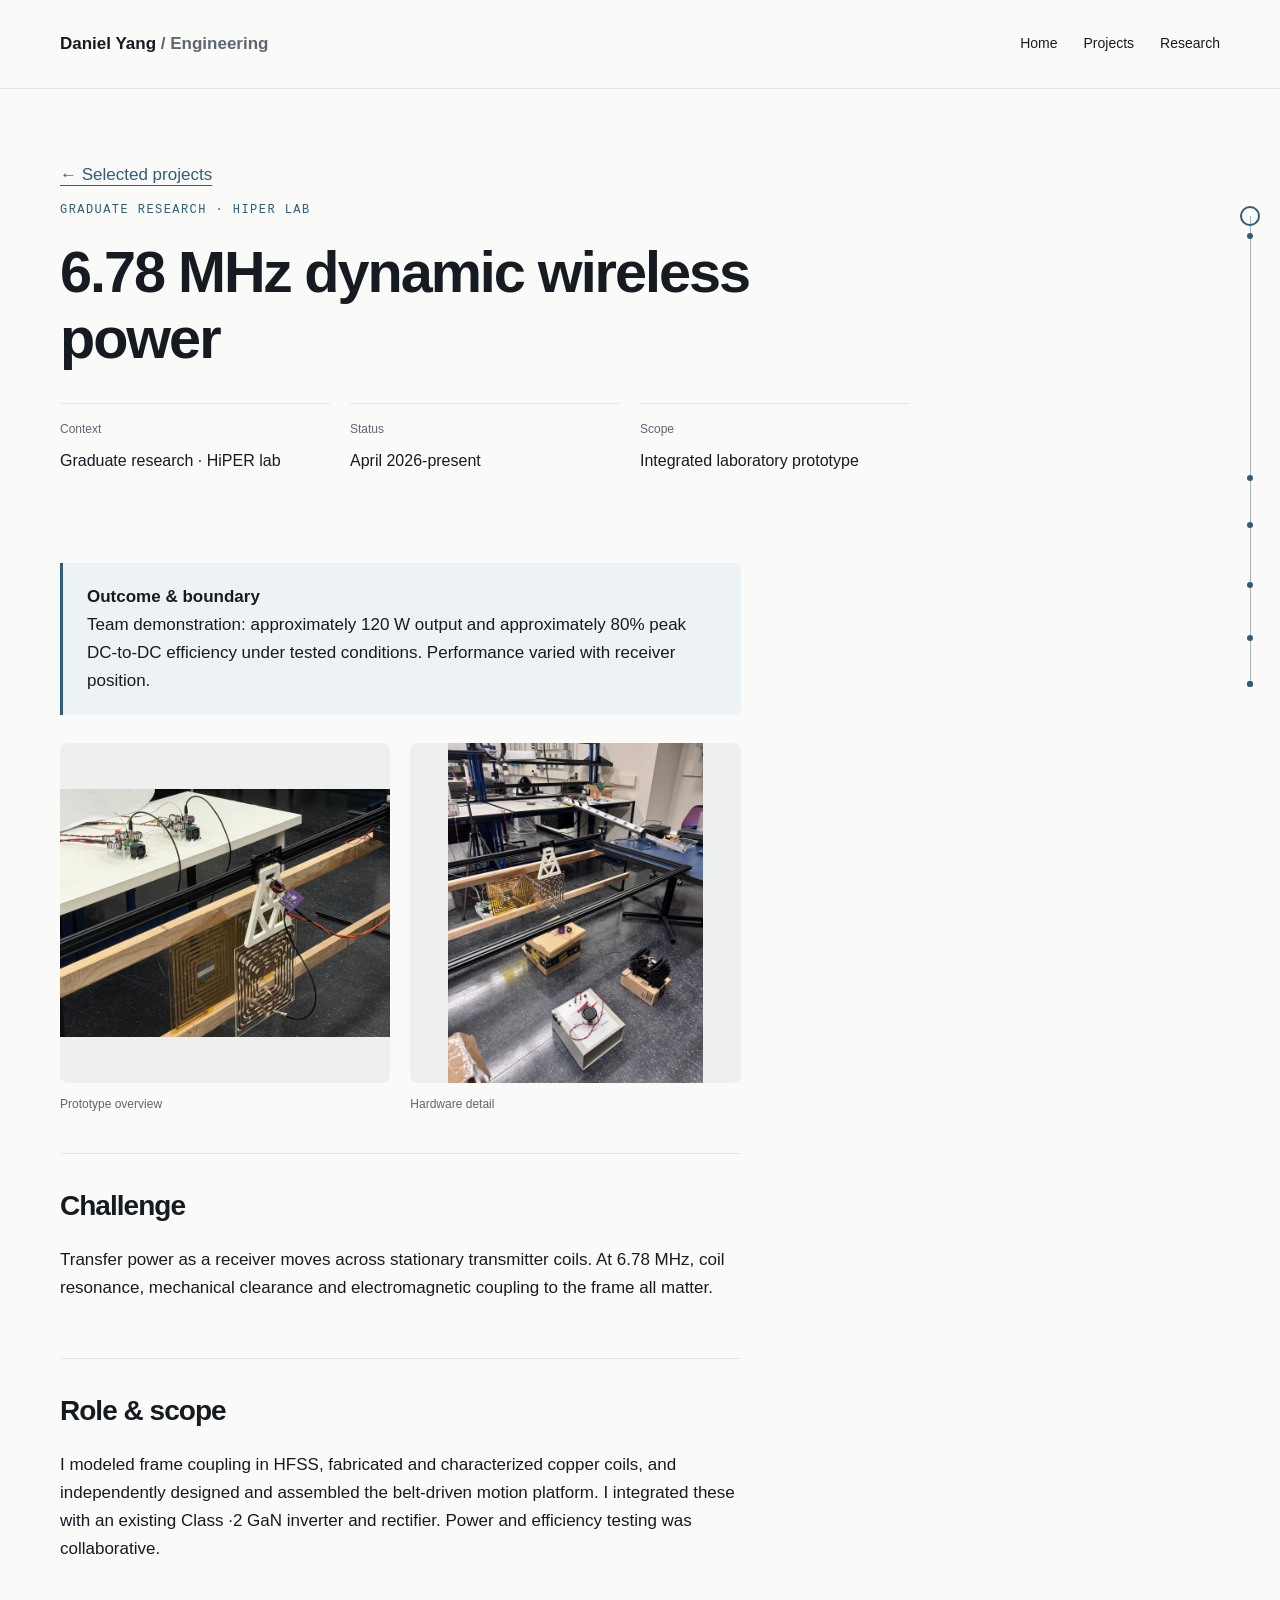
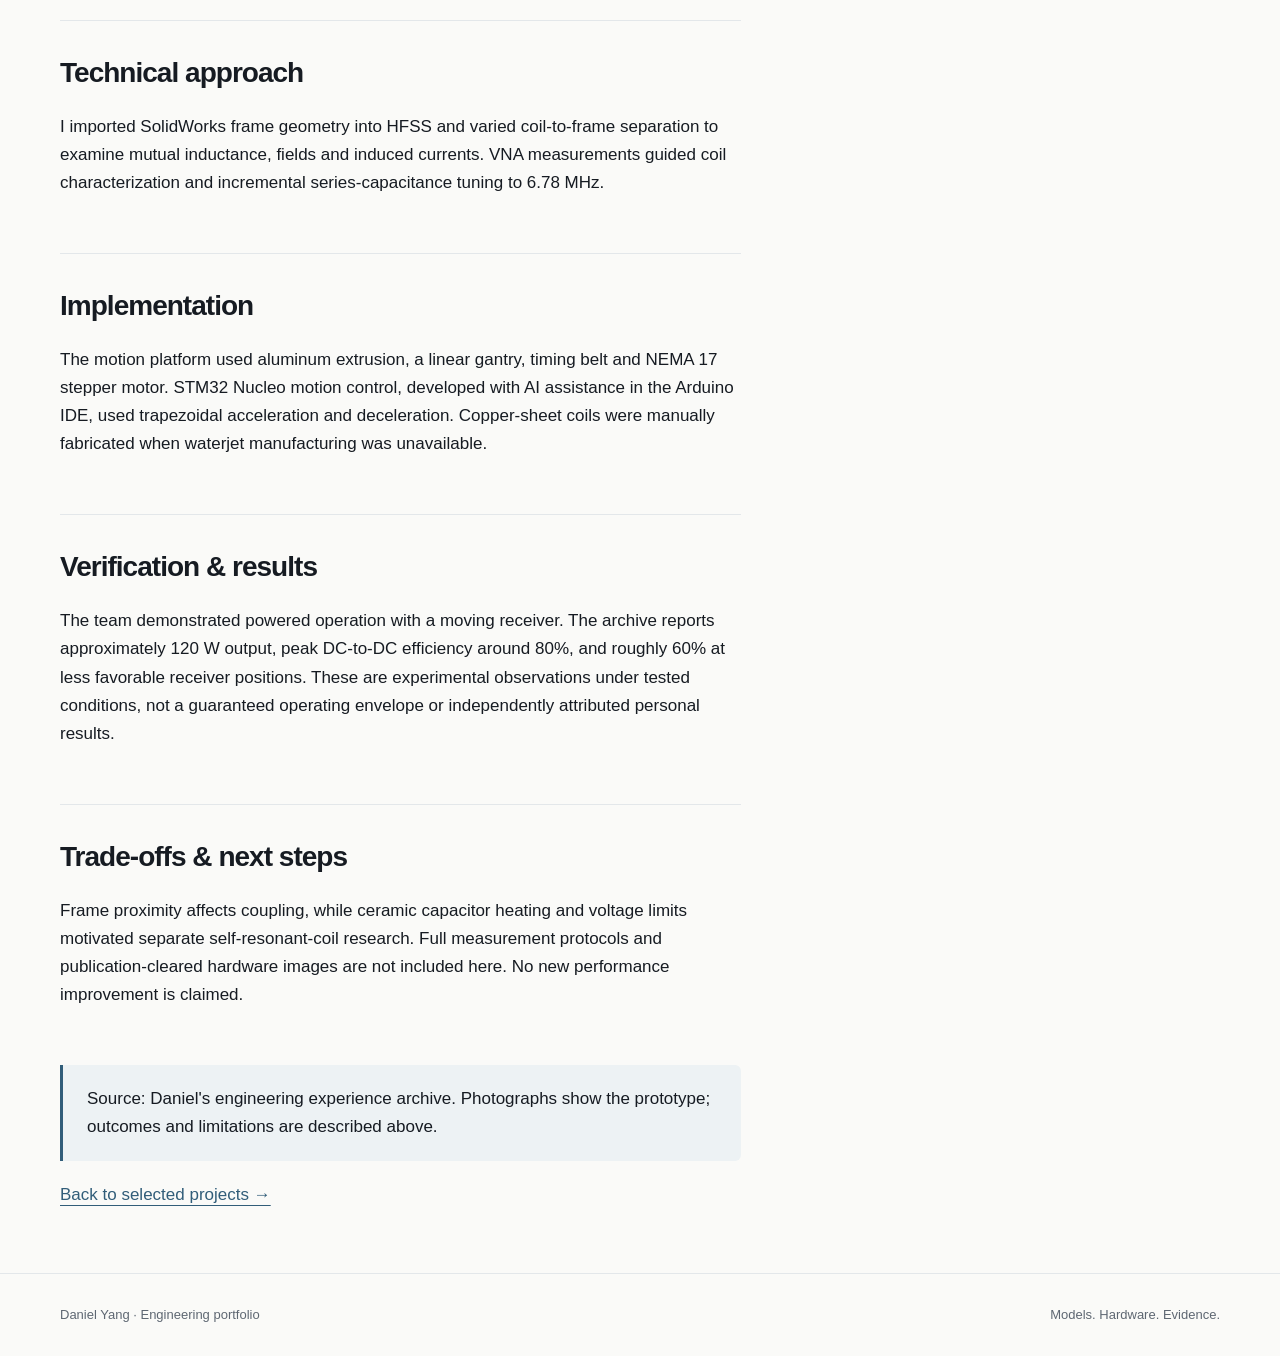
<file: projects/wpt.html>
<!doctype html><html lang="en"><head><meta charset="utf-8"><meta name="viewport" content="width=device-width, initial-scale=1"><title>6.78 MHz dynamic wireless power | Daniel Yang</title><meta name="description" content="Transfer power as a receiver moves across stationary transmitter coils. At 6.78 MHz, coil resonance, mechanical clearance and electromagnetic coupling to the frame all matter."><meta property="og:title" content="6.78 MHz dynamic wireless power | Daniel Yang"><meta property="og:description" content="Transfer power as a receiver moves across stationary transmitter coils. At 6.78 MHz, coil resonance, mechanical clearance and electromagnetic coupling to the frame all matter."><meta property="og:type" content="website"><link rel="stylesheet" href="../assets/styles.css"><script src="../assets/nav.js" defer></script><link rel="icon" type="image/svg+xml" href="../assets/favicon.svg"></head><body><a class="skip" href="#main">Skip to content</a><header><div class="wrap nav"><a class="brand" href="../index.html">Daniel Yang<span class="muted"> / Engineering</span></a><button class="menu" type="button" aria-controls="navigation" aria-expanded="false">Menu</button><nav class="links" id="navigation" data-open="false" aria-label="Main navigation"><a href="../index.html">Home</a><a href="../projects/index.html">Projects</a><a href="../research.html">Research</a></nav></div></header><main id="main" class="wrap"><div class="page-intro" id="overview" data-scroll="Overview"><a href="./index.html">&larr; Selected projects</a><p class="eyebrow">Graduate research &middot; HiPER lab</p><h1>6.78 MHz dynamic wireless power</h1><dl class="facts"><div><dt>Context</dt><dd>Graduate research &middot; HiPER lab</dd></div><div><dt>Status</dt><dd>April 2026-present</dd></div><div><dt>Scope</dt><dd>Integrated laboratory prototype</dd></div></dl></div><div class="prose"><p class="note"><strong>Outcome &amp; boundary</strong><br>Team demonstration: approximately 120 W output and approximately 80% peak DC-to-DC efficiency under tested conditions. Performance varied with receiver position.</p><div class="case-photos"><figure class="photo"><img class="" src="../assets/photos/wpt-coil.webp" width="1600" height="1200" alt="Copper receiver coil and motion rail" fetchpriority="high"><figcaption>Prototype overview</figcaption></figure><figure class="photo"><img class="" src="../assets/photos/wpt-platform.webp" width="1200" height="1600" alt="Laboratory motion platform with wireless power coils" loading="lazy"><figcaption>Hardware detail</figcaption></figure></div><section id="challenge" data-scroll="Challenge"><h2>Challenge</h2><p>Transfer power as a receiver moves across stationary transmitter coils. At 6.78 MHz, coil resonance, mechanical clearance and electromagnetic coupling to the frame all matter.</p></section><section id="role-scope" data-scroll="Role &amp; scope"><h2>Role & scope</h2><p>I modeled frame coupling in HFSS, fabricated and characterized copper coils, and independently designed and assembled the belt-driven motion platform. I integrated these with an existing Class &middot;2 GaN inverter and rectifier. Power and efficiency testing was collaborative.</p></section><section id="technical-approach" data-scroll="Technical approach"><h2>Technical approach</h2><p>I imported SolidWorks frame geometry into HFSS and varied coil-to-frame separation to examine mutual inductance, fields and induced currents. VNA measurements guided coil characterization and incremental series-capacitance tuning to 6.78 MHz.</p></section><section id="implementation" data-scroll="Implementation"><h2>Implementation</h2><p>The motion platform used aluminum extrusion, a linear gantry, timing belt and NEMA 17 stepper motor. STM32 Nucleo motion control, developed with AI assistance in the Arduino IDE, used trapezoidal acceleration and deceleration. Copper-sheet coils were manually fabricated when waterjet manufacturing was unavailable.</p></section><section id="verification-results" data-scroll="Verification &amp; results"><h2>Verification & results</h2><p>The team demonstrated powered operation with a moving receiver. The archive reports approximately 120 W output, peak DC-to-DC efficiency around 80%, and roughly 60% at less favorable receiver positions. These are experimental observations under tested conditions, not a guaranteed operating envelope or independently attributed personal results.</p></section><section id="trade-offs-next-steps" data-scroll="Trade-offs &amp; next steps"><h2>Trade-offs & next steps</h2><p>Frame proximity affects coupling, while ceramic capacitor heating and voltage limits motivated separate self-resonant-coil research. Full measurement protocols and publication-cleared hardware images are not included here. No new performance improvement is claimed.</p></section><p class="note">Source: Daniel's engineering experience archive. Photographs show the prototype; outcomes and limitations are described above.</p><a href="./index.html">Back to selected projects &rarr;</a></div></main><footer><div class="wrap footer"><span>Daniel Yang &middot; Engineering portfolio</span><span>Models. Hardware. Evidence.</span></div></footer></body></html>
</file>
<file: assets/styles.css>
*{box-sizing:border-box} :root{--canvas:#fafaf8;--surface:#fff;--ink:#161b22;--muted:#5e6772;--line:#e3e7ea;--accent:#315d79;--focus:#195a91}html{scroll-behavior:smooth}body{margin:0;background:var(--canvas);color:var(--ink);font:17px/1.65 -apple-system,BlinkMacSystemFont,"Segoe UI",sans-serif}a{color:var(--accent);text-underline-offset:5px}a:hover{text-decoration-thickness:2px}a:focus-visible,button:focus-visible{outline:3px solid var(--focus);outline-offset:5px}button{font:inherit}.wrap{max-width:1256px;padding:0 48px;margin:auto}header{border-bottom:1px solid var(--line)}.nav{display:flex;align-items:center;justify-content:space-between;min-height:88px;gap:24px}.brand{font-weight:650;color:var(--ink);text-decoration:none}.links{display:flex;gap:26px;align-items:center;font-size:14px}.links a{color:var(--ink);text-decoration:none}.links a:hover,.links a[aria-current=page]{text-decoration:underline}.menu{display:none}.skip{position:absolute;left:16px;top:-100px;background:white;padding:12px;z-index:10}.skip:focus{top:12px}.hero{display:grid;grid-template-columns:1.12fr 1fr;gap:64px;align-items:center;padding:88px 0 80px}.eyebrow,.number{font:12px/1.5 ui-monospace,Consolas,monospace;letter-spacing:.12em;text-transform:uppercase;color:var(--accent)}h1,h2,h3{line-height:1.15;font-weight:600;letter-spacing:-.035em}h1{font-size:clamp(42px,5.4vw,72px);margin:20px 0 24px}h2{font-size:clamp(28px,3vw,40px);margin:0 0 24px}h3{font-size:23px;margin:16px 0}.position{font-size:24px;line-height:1.4;letter-spacing:-.02em;max-width:24ch}.intro{color:var(--muted);max-width:52ch}.actions{display:flex;gap:12px;flex-wrap:wrap;margin-top:30px}.button{display:inline-flex;align-items:center;justify-content:center;min-height:48px;padding:10px 22px;border:1px solid var(--ink);border-radius:6px;text-decoration:none;color:var(--ink);font-size:15px}.button.primary{background:var(--ink);color:white}.button:hover{background:var(--accent);border-color:var(--accent);color:white}.visual{margin:0;border:1px solid var(--line);border-radius:10px;background:#f0f3f3;overflow:hidden}.visual img{display:block;width:100%;height:auto}.visual figcaption{padding:16px 22px;border-top:1px solid var(--line);font-size:12px;color:var(--muted)}section{padding:72px 0;border-top:1px solid var(--line)}.section-head{display:flex;justify-content:space-between;align-items:baseline;gap:24px;margin-bottom:24px}.section-head h2{margin:0}.cards{display:grid;grid-template-columns:repeat(3,minmax(0,1fr));gap:24px}.card{background:var(--surface);border:1px solid var(--line);border-radius:9px;overflow:hidden;display:flex;flex-direction:column}.card img{width:100%;height:auto;display:block;border-bottom:1px solid var(--line)}.card-body{padding:24px;display:flex;flex-direction:column;flex:1}.card p{font-size:15px;color:var(--muted);margin:0 0 20px}.card h3 a{color:var(--ink);text-decoration:none}.card h3 a:hover{text-decoration:underline}.tags{font:12px/1.8 ui-monospace,Consolas,monospace;color:var(--accent);margin-bottom:20px}.card .read{margin-top:auto;font-size:14px}.two{display:grid;grid-template-columns:1fr 1fr;gap:72px}.two p:first-child{margin-top:0}.steps{margin:0;padding:0;list-style:none}.steps li{padding:18px 0;border-bottom:1px solid var(--line)}.steps strong{display:block}.steps span{color:var(--muted);font-size:15px}.muted{color:var(--muted)}footer{padding:30px 0;border-top:1px solid var(--line);font-size:13px;color:var(--muted)}.footer{display:flex;justify-content:space-between;gap:20px}.page-intro{padding:72px 0 48px;max-width:850px}.page-intro h1{font-size:clamp(38px,4.5vw,60px)}.lead{font-size:21px;color:var(--muted)}.prose{max-width:72ch;padding-bottom:64px}.prose section{padding:36px 0}.prose h2{font-size:28px}.prose p{margin:0 0 20px}.facts{display:grid;grid-template-columns:repeat(3,1fr);gap:20px;margin:32px 0}.facts div{border-top:1px solid var(--line);padding-top:16px}.facts dt{font-size:12px;color:var(--muted)}.facts dd{margin:8px 0;font-size:16px}.note{padding:20px 24px;background:#edf2f4;border-left:3px solid var(--accent);border-radius:0 6px 6px 0}.timeline{padding:0;list-style:none}.timeline li{padding:24px 0;border-top:1px solid var(--line)}.timeline h3{margin:4px 0 8px}.timeline p{margin:0;color:var(--muted)}.contact{display:grid;grid-template-columns:1fr 1fr;gap:64px}.contact h2{max-width:15ch}img{max-width:100%}p,li{overflow-wrap:break-word}@media(max-width:900px){.wrap{padding:0 28px}.hero{gap:32px}.links{gap:16px}.cards{gap:16px}.card-body{padding:20px}.two{gap:36px}}@media(max-width:680px){.wrap{padding:0 20px}.nav{flex-wrap:wrap;min-height:76px;padding:18px 0}.menu{display:block;min-height:44px;padding:6px 14px;border:1px solid var(--line);background:var(--surface);border-radius:5px}.links{width:100%;flex-wrap:wrap;gap:8px 24px;padding-bottom:12px}.links a{padding:8px 0}.js .links[data-open=false]{display:none}.hero{grid-template-columns:1fr;padding:52px 0 56px;gap:40px}.position{font-size:22px}.cards,.two,.contact{grid-template-columns:1fr}.cards{gap:24px}section{padding:52px 0}.section-head{align-items:start;flex-direction:column;gap:12px}.footer{flex-direction:column}.page-intro{padding:48px 0 32px}.facts{grid-template-columns:1fr}.facts dd{margin-bottom:0}.contact{gap:12px}}@media(prefers-reduced-motion:reduce){html{scroll-behavior:auto}*{transition:none!important}}
/* Review revision: preserve mobile gutters and give positioning room. */
.position{max-width:30ch}@media(max-width:680px){header .nav{padding:18px 20px}.brand .muted{display:none}}

/* Photo-led portfolio revision */
.profile{grid-template-columns:1.05fr 1fr;gap:48px;padding:64px 0}.profile h1{margin:14px 0 20px}.profile .position{font-size:28px;line-height:1.3}.profile .intro{margin-bottom:24px}.photo{margin:0;min-width:0}.photo img{display:block;width:100%;height:auto;border-radius:8px;background:#edf0ef}.photo figcaption{font-size:12px;color:var(--muted);padding:12px 0;line-height:1.5}.profile>.photo img{aspect-ratio:4/5;object-fit:cover;object-position:58% center}.contact-links{display:flex;flex-wrap:wrap;gap:8px 20px;font-size:14px;font-style:normal}.contact-links>a:first-child{flex-basis:100%}.education{margin-top:26px;padding-top:10px;border-top:1px solid var(--line);font-size:14px;color:var(--muted)}.education strong{color:var(--ink);font-weight:600}.education p{margin:14px 0}.resume-section{display:flex;align-items:center;justify-content:space-between;gap:28px;padding:36px 0}.resume-section h2{font-size:26px;margin-bottom:8px}.resume-section p{margin:4px 0}.unavailable{border-color:var(--line);color:var(--muted);cursor:default}.job{display:grid;grid-template-columns:250px 1fr;gap:64px;border-top:1px solid var(--line);padding:36px 0}.company img{width:180px;height:56px;object-fit:contain;object-position:left center;display:block;margin:0 0 18px}.company h3{font-size:17px;letter-spacing:0;margin:0}.role+.role{margin-top:28px}.role p{margin:0}.role h4{font-size:20px;line-height:1.4;margin:8px 0 12px;font-weight:600;letter-spacing:-.02em}.explore-links a{display:flex;justify-content:space-between;padding:22px 0;border-bottom:1px solid var(--line);font-size:22px;text-decoration:none}.project-row{display:grid;grid-template-columns:1.15fr 1fr;gap:56px;align-items:center;padding:56px 0}.project-images{display:grid;grid-template-columns:1.3fr 1fr;gap:12px;align-items:start}.project-images .photo img{height:320px;object-fit:cover}.project-images .photo:nth-child(2){margin-top:48px}.project-copy h2{font-size:32px}.project-copy h2 a{color:var(--ink);text-decoration:none}.project-copy h2 a:hover{text-decoration:underline}.project-copy .eyebrow{margin-top:0}.project-copy>p{font-size:16px}.research-section>.photo{margin-top:36px;max-width:780px}.research-section>.photo img{max-height:560px;object-fit:contain;background:#eff1ef}.research-section .two{align-items:start;gap:48px}.case-photos{display:grid;grid-template-columns:1fr 1fr;gap:20px;margin:28px 0}.case-photos img{height:340px;object-fit:contain}.scroll-rail{position:fixed;right:15px;top:24vh;height:52vh;width:30px;z-index:5}.scroll-rail:before{content:"";position:absolute;left:50%;top:0;bottom:0;width:1px;background:#a9b4bc}.rail-dot{position:absolute;left:50%;top:var(--at);width:30px;height:30px;transform:translate(-50%,-50%);display:grid;place-items:center;color:var(--accent)}.rail-dot:before{content:"";width:6px;height:6px;border-radius:50%;background:var(--accent)}.rail-dot span{position:absolute;right:36px;white-space:nowrap;font-size:12px;background:var(--canvas);padding:3px 8px;opacity:0;pointer-events:none}.rail-dot:hover span,.rail-dot:focus-visible span{opacity:1}.rail-bubble{position:absolute;left:50%;top:var(--progress,0%);width:20px;height:20px;transform:translate(-50%,-50%);border:2px solid var(--accent);border-radius:50%;pointer-events:none}.rail-dot.hit:before{animation:section-pulse .55s ease-out}.scroll-rail[data-reduced=true] .hit:before{animation:none}@keyframes section-pulse{0%{box-shadow:0 0 0 0 #315d7960;transform:scale(1)}50%{transform:scale(1.5)}100%{box-shadow:0 0 0 12px #315d7900;transform:scale(1)}}
@media(max-width:1350px){main.wrap{padding-right:72px}}@media(max-width:1000px){.profile{gap:32px}.project-row{gap:32px}.project-images{grid-template-columns:1fr 1fr}.project-images .photo img{height:260px}.job{grid-template-columns:200px 1fr;gap:36px}.profile .position{font-size:24px}}@media(max-width:760px){.profile{grid-template-columns:1fr}.profile>.photo img{aspect-ratio:4/3;object-position:center}.project-row{grid-template-columns:1fr;gap:24px}.project-copy{grid-row:1}.project-images .photo img{height:300px}.research-section .two{grid-template-columns:1fr;gap:24px}.job{grid-template-columns:1fr;gap:24px}.company{display:flex;align-items:center;gap:20px}.company img{width:130px;height:42px;margin:0}.resume-section{align-items:start;flex-direction:column}.case-photos{gap:12px}.case-photos img{height:260px}}@media(max-width:680px){main.wrap{padding-right:44px}.scroll-rail{right:3px;width:26px;top:30vh;height:40vh}.rail-bubble{width:16px;height:16px}.rail-dot{width:26px}.profile{padding-top:40px}.project-images .photo img{height:220px}.project-images .photo:nth-child(2){margin-top:24px}.project-copy h2{font-size:28px}.contact-links{font-size:13px;gap:10px 18px}.contact-links>a:first-child{font-size:12px}.company{flex-direction:column;align-items:start;gap:12px}.case-photos{grid-template-columns:1fr}.case-photos img{height:auto;max-height:440px;object-fit:contain}.rail-dot span{right:24px}.profile .position{font-size:24px}}
@media(prefers-reduced-motion:reduce){.rail-dot.hit:before{animation:none!important}}

.resume-actions{display:flex;flex-wrap:wrap;gap:12px}
</file>
